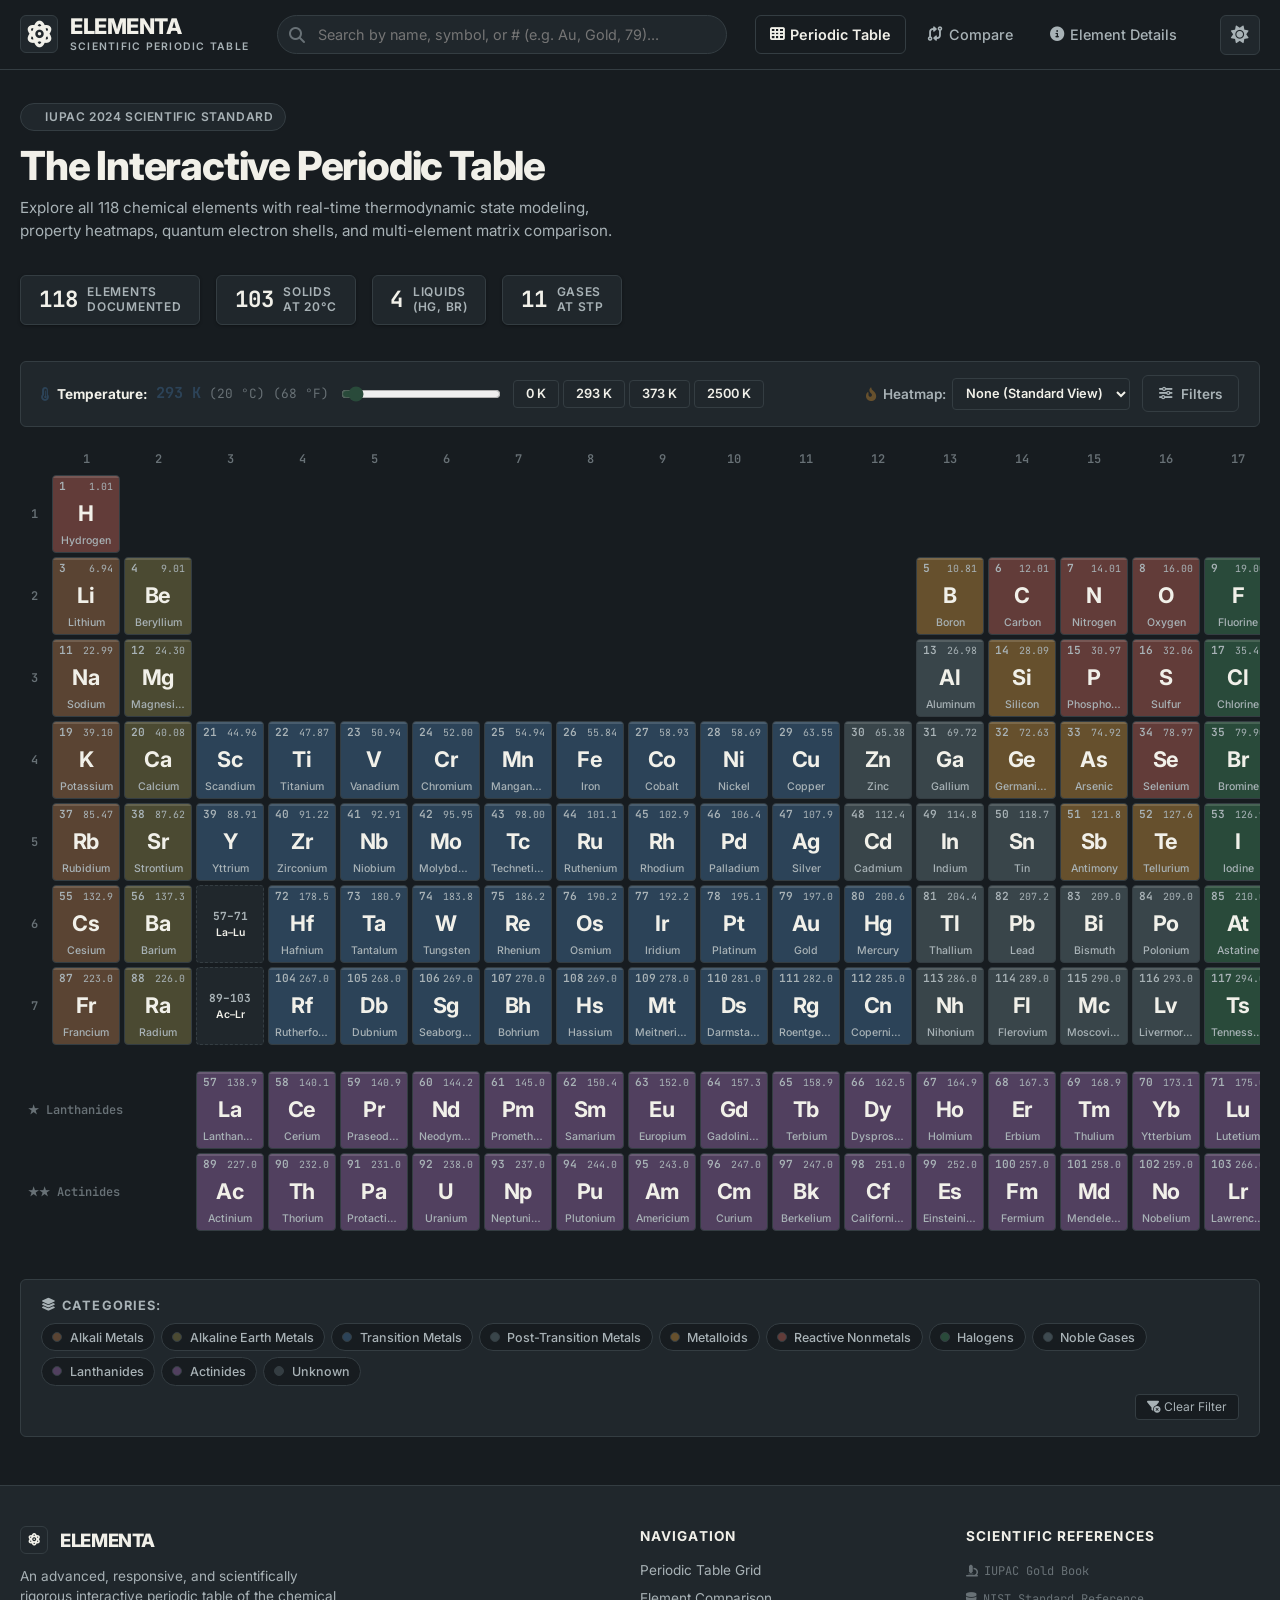
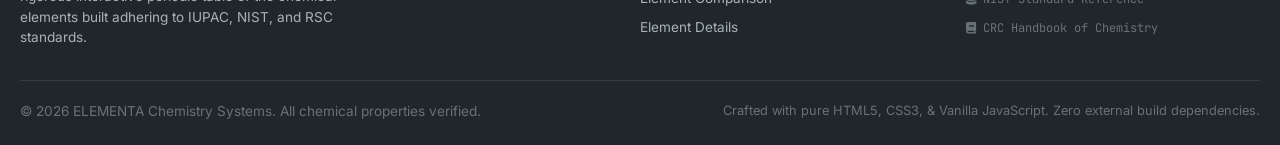
<file: index.html>
<!DOCTYPE html>
<html lang="en" data-theme="dark">
<head>
  <meta charset="UTF-8">
  <meta name="viewport" content="width=device-width, initial-scale=1.0">
  <title>ELEMENTA | Advanced Interactive Periodic Table of Elements</title>
  <meta name="description" content="Explore all 118 chemical elements with interactive 18-column grid, dynamic temperature phase simulation, property heatmaps, animated SVG Bohr atomic models, and side-by-side element comparison.">
  <meta name="keywords" content="periodic table, chemistry, chemical elements, Bohr model, IUPAC, interactive periodic table, science education">

  <link rel="preconnect" href="https://fonts.googleapis.com">
  <link rel="preconnect" href="https://fonts.gstatic.com" crossorigin>
  <link href="https://fonts.googleapis.com/css2?family=Inter:wght@300;400;500;600;700&family=JetBrains+Mono:wght@400;500;600;700&family=Outfit:wght@500;600;700;800;900&display=swap" rel="stylesheet">

  <link rel="stylesheet" href="https://cdnjs.cloudflare.com/ajax/libs/font-awesome/6.5.1/css/all.min.css" integrity="sha512-DTOQO9RWCH3ppGqcWaEA1BIZOC6xxalwEsw9c2QQeAIftl+Vegovlnee1c9QX4TctnWMn13TZye+giMm8e2LwA==" crossorigin="anonymous" referrerpolicy="no-referrer" />

  <link rel="stylesheet" href="css/styles.css">
  <link rel="stylesheet" href="css/periodic-table.css">
  <link rel="stylesheet" href="css/element-details.css">
  <link rel="stylesheet" href="css/compare.css">
  <link rel="stylesheet" href="css/responsive.css">
</head>
<body>

  <header class="site-header" id="site-header">
    <div class="container header-container">
      <a href="#table" class="brand" title="ELEMENTA - Periodic Table of the Elements">
        <div class="brand-icon-wrapper">
          <i class="fas fa-atom fa-lg"></i>
        </div>
        <div class="brand-text">
          <span class="brand-title">ELEMENTA</span>
          <span class="brand-tagline">Scientific Periodic Table</span>
        </div>
      </a>

      <div class="search-control-container">
        <div class="search-input-wrapper">
          <i class="fas fa-search search-icon"></i>
          <input type="text" id="global-search-input" class="global-search-input"
            placeholder="Search by name, symbol, or # (e.g. Au, Gold, 79)..."
            aria-label="Search chemical elements" autocomplete="off">
          <button type="button" id="search-clear-btn" class="search-clear-btn" aria-label="Clear search">
            <i class="fas fa-times"></i>
          </button>
        </div>

        <div id="search-results-dropdown" class="search-results-dropdown"></div>
      </div>

      <nav class="main-nav" id="main-nav">
        <a href="#table" class="nav-link active" data-nav="table">
          <i class="fas fa-table-cells"></i> Periodic Table
        </a>
        <a href="#compare" class="nav-link" data-nav="compare">
          <i class="fas fa-code-compare"></i> Compare
        </a>
        <a href="#details?z=1" class="nav-link" data-nav="details">
          <i class="fas fa-circle-info"></i> Element Details
        </a>
      </nav>

      <div class="header-actions">
        <button type="button" id="theme-toggle-btn" class="theme-toggle-btn" aria-label="Toggle theme">
          <i class="fas fa-sun"></i>
        </button>
        <button type="button" id="mobile-nav-toggle" class="mobile-nav-toggle" aria-label="Toggle navigation menu">
          <i class="fas fa-bars"></i>
        </button>
      </div>
    </div>
  </header>

  <main id="view-table" class="view-section">

    <section class="hero-compact">
      <div class="container hero-content">
        <div class="hero-text-col">
          <div class="hero-badge">
            <span class="hero-badge-dot"></span>
            <span>IUPAC 2024 Scientific Standard</span>
          </div>
          <h1 class="hero-title">
            The Interactive <span class="hero-title-gradient">Periodic Table</span>
          </h1>
          <p class="hero-subtitle">
            Explore all 118 chemical elements with real-time thermodynamic state modeling, property heatmaps, quantum electron shells, and multi-element matrix comparison.
          </p>
        </div>
        <div class="hero-actions-col">
          <div class="stat-pill">
            <span class="stat-pill-num">118</span>
            <span class="stat-pill-label">Elements<br>Documented</span>
          </div>
          <div class="stat-pill">
            <span class="stat-pill-num" id="count-solid">94</span>
            <span class="stat-pill-label">Solids<br>at 20°C</span>
          </div>
          <div class="stat-pill">
            <span class="stat-pill-num" id="count-liquid">2</span>
            <span class="stat-pill-label">Liquids<br>(Hg, Br)</span>
          </div>
          <div class="stat-pill">
            <span class="stat-pill-num" id="count-gas">11</span>
            <span class="stat-pill-label">Gases<br>at STP</span>
          </div>
        </div>
      </div>
    </section>

    <section class="table-section">
      <div class="container">

        <div class="table-controls-bar">

          <div class="table-controls-left">
            <div style="display:flex;align-items:center;gap:8px;">
              <span style="font-weight:700;font-size:0.85rem;color:var(--text-primary);"><i class="fas fa-temperature-three-quarters" style="color:var(--accent-secondary);margin-right:4px;"></i> Temperature:</span>
              <span id="temp-value-kelvin" style="font-family:var(--font-mono);font-weight:700;color:var(--accent-secondary);font-size:0.95rem;">293 K</span>
              <span id="temp-value-celsius" style="font-family:var(--font-mono);font-size:0.8rem;color:var(--text-muted);">(20 °C)</span>
              <span id="temp-value-fahrenheit" style="font-family:var(--font-mono);font-size:0.8rem;color:var(--text-muted);">(68 °F)</span>
            </div>

            <div style="display:flex;align-items:center;gap:8px;">
              <input type="range" id="temperature-slider" min="0" max="6000" step="10" value="293"
                style="width:160px;cursor:pointer;accent-color:var(--accent-primary);" aria-label="Temperature in Kelvin">
            </div>

            <div style="display:flex;gap:4px;">
              <button type="button" id="temp-preset-0k" class="btn btn-secondary btn-sm" title="Absolute Zero (0 K)">0 K</button>
              <button type="button" id="temp-preset-room" class="btn btn-secondary btn-sm" title="Room Temperature (293 K / 20 °C)">293 K</button>
              <button type="button" id="temp-preset-water-boil" class="btn btn-secondary btn-sm" title="Boiling Water (373 K / 100 °C)">373 K</button>
              <button type="button" id="temp-preset-hot" class="btn btn-secondary btn-sm" title="High Heat (2500 K)">2500 K</button>
            </div>
          </div>

          <div class="table-controls-right">

            <div style="display:flex;align-items:center;gap:6px;">
              <label for="heatmap-property-select" style="font-size:0.85rem;font-weight:600;color:var(--text-secondary);">
                <i class="fas fa-fire-flame-curved" style="color:var(--accent-metallic);margin-right:4px;"></i> Heatmap:
              </label>
              <select id="heatmap-property-select" class="btn btn-secondary btn-sm" style="background:var(--bg-secondary);color:var(--text-primary);border-radius:var(--radius-sm);padding:0.4rem 0.6rem;">
                <option value="">None (Standard View)</option>
                <option value="electronegativity">Electronegativity</option>
                <option value="atomicRadius">Atomic Radius</option>
                <option value="ionizationEnergy">Ionization Energy</option>
                <option value="density">Density</option>
                <option value="meltingPoint">Melting Point</option>
                <option value="boilingPoint">Boiling Point</option>
                <option value="atomicWeight">Atomic Weight</option>
              </select>
            </div>

            <button type="button" id="filter-toggle-btn" class="filter-toggle-btn" aria-label="Toggle advanced filters">
              <i class="fas fa-sliders"></i> Filters
            </button>
          </div>
        </div>

        <div id="filter-panel-collapsible" class="filter-panel-collapsible">
          <div class="filter-grid">

            <div>
              <div class="filter-group-title">Physical State</div>
              <div class="filter-pills-row">
                <button type="button" class="filter-pill" data-filter-type="state" data-filter-value="solid">Solid</button>
                <button type="button" class="filter-pill" data-filter-type="state" data-filter-value="liquid">Liquid</button>
                <button type="button" class="filter-pill" data-filter-type="state" data-filter-value="gas">Gas</button>
              </div>
            </div>

            <div>
              <div class="filter-group-title">Orbital Block</div>
              <div class="filter-pills-row">
                <button type="button" class="filter-pill" data-filter-type="block" data-filter-value="s">s-block</button>
                <button type="button" class="filter-pill" data-filter-type="block" data-filter-value="p">p-block</button>
                <button type="button" class="filter-pill" data-filter-type="block" data-filter-value="d">d-block</button>
                <button type="button" class="filter-pill" data-filter-type="block" data-filter-value="f">f-block</button>
              </div>
            </div>

            <div>
              <div class="filter-group-title">Period (Row)</div>
              <div class="filter-pills-row">
                <button type="button" class="filter-pill" data-filter-type="period" data-filter-value="1">1</button>
                <button type="button" class="filter-pill" data-filter-type="period" data-filter-value="2">2</button>
                <button type="button" class="filter-pill" data-filter-type="period" data-filter-value="3">3</button>
                <button type="button" class="filter-pill" data-filter-type="period" data-filter-value="4">4</button>
                <button type="button" class="filter-pill" data-filter-type="period" data-filter-value="5">5</button>
                <button type="button" class="filter-pill" data-filter-type="period" data-filter-value="6">6</button>
                <button type="button" class="filter-pill" data-filter-type="period" data-filter-value="7">7</button>
              </div>
            </div>

            <div class="filter-summary-bar" style="grid-column: 1 / -1;">
              <span id="filter-results-counter">Showing 118 of 118 elements</span>
              <button type="button" class="btn btn-secondary btn-sm" onclick="window.app.tableController.resetFilters()">
                <i class="fas fa-rotate-left"></i> Reset All Filters
              </button>
            </div>
          </div>
        </div>

        <div id="heatmap-legend-container" class="heatmap-legend-container">
          <div class="heatmap-title-box">
            <span class="heatmap-property-name">Electronegativity</span>
            <span class="heatmap-property-unit">(Pauling scale)</span>
          </div>
          <div class="heatmap-gradient-wrapper">
            <div class="heatmap-labels">
              <span id="heatmap-min-label">Low</span>
              <span>Median</span>
              <span id="heatmap-max-label">High</span>
            </div>
            <div class="heatmap-gradient-bar"></div>
          </div>
          <div class="heatmap-na-indicator">
            <span class="heatmap-na-swatch"></span>
            <span>Unavailable / Unknown</span>
          </div>
        </div>

        <div class="periodic-table-wrapper" id="periodic-table-wrapper">
          <div class="periodic-table-grid" id="periodic-table-grid" role="grid" aria-label="Periodic Table of Elements">

          </div>
        </div>

        <div class="category-legend">
          <div class="legend-title">
            <i class="fas fa-layer-group"></i> Categories:
          </div>
          <div id="category-legend-list" style="display:flex;flex-wrap:wrap;gap:6px;">

          </div>
          <button type="button" id="legend-reset-btn" class="legend-reset-btn" title="Reset category highlights">
            <i class="fas fa-filter-circle-xmark"></i> Clear Filter
          </button>
        </div>

      </div>
    </section>
  </main>

  <main id="view-details" class="view-section" style="display:none;">
    <section class="element-page-main">
      <div class="container">

        <div class="detail-nav-bar">
          <div class="detail-nav-left">
            <a href="#table" class="back-to-table-btn">
              <i class="fas fa-arrow-left"></i> Back to Periodic Table
            </a>
            <div class="element-pagination">
              <button type="button" id="detail-prev-btn" class="page-nav-btn" aria-label="Previous element">
                &larr; Prev
              </button>
              <button type="button" id="detail-next-btn" class="page-nav-btn" aria-label="Next element">
                Next &rarr;
              </button>
            </div>
          </div>
          <div class="detail-actions-right">
            <a href="#compare" class="btn btn-secondary btn-sm">
              <i class="fas fa-code-compare"></i> Compare in Matrix
            </a>
          </div>
        </div>

        <div class="element-hero" id="element-hero-banner">

          <div class="hero-symbol-card">
            <div class="hero-card-number" id="hero-card-number">1</div>
            <div class="hero-card-symbol" id="hero-card-symbol">H</div>
            <div class="hero-card-mass" id="hero-card-mass">1.008</div>
          </div>

          <div class="hero-info-content">
            <div class="hero-badge-row">
              <span class="category-tag" id="hero-category-tag">Reactive Nonmetal</span>
              <span class="state-tag" id="hero-state-tag">Phase: GAS</span>
            </div>
            <h1 class="hero-element-title" id="hero-element-title">Hydrogen (H)</h1>
            <p class="hero-origin-desc" id="hero-origin-desc">
              Greek 'hydro' (water) and 'genes' (creator), named by Antoine Lavoisier in 1783.
            </p>
          </div>

          <div class="hero-quick-stats">
            <div class="quick-stat-item">
              <span class="quick-stat-lbl">Period</span>
              <span class="quick-stat-val" id="stat-quick-period">1</span>
            </div>
            <div class="quick-stat-item">
              <span class="quick-stat-lbl">Group</span>
              <span class="quick-stat-val" id="stat-quick-group">1</span>
            </div>
            <div class="quick-stat-item">
              <span class="quick-stat-lbl">Block</span>
              <span class="quick-stat-val" id="stat-quick-block">s-block</span>
            </div>
            <div class="quick-stat-item">
              <span class="quick-stat-lbl">Configuration</span>
              <span class="quick-stat-val" id="stat-quick-config">1s¹</span>
            </div>
          </div>
        </div>

        <div class="atomic-model-wrapper">
          <div class="atomic-model-header">
            <div class="model-title">
              <i class="fas fa-atom" style="color:var(--accent-cyan);"></i>
              <span>Interactive Bohr Atomic Simulation</span>
            </div>
            <div class="model-controls">
              <button type="button" id="bohr-play-pause-btn" class="model-ctrl-btn">
                <i class="fas fa-pause"></i> Pause
              </button>
            </div>
          </div>

          <div class="bohr-svg-container" id="bohr-model-container">

          </div>

          <div class="model-shell-pills" id="bohr-shell-pills-container">

          </div>
          <div class="model-disclaimer">
            Concentric quantum shells visualized using Bohr's planetary atomic model. Protons (p⁺) and neutrons (n⁰) computed for the standard natural isotope.
          </div>
        </div>

        <div class="detail-tabs-bar">
          <button type="button" class="detail-tab-btn active" data-tab="tab-overview">
            <i class="fas fa-book-open"></i> Overview & History
          </button>
          <button type="button" class="detail-tab-btn" data-tab="tab-physical">
            <i class="fas fa-flask"></i> Physical & Thermal
          </button>
          <button type="button" class="detail-tab-btn" data-tab="tab-atomic">
            <i class="fas fa-circle-nodes"></i> Atomic & Orbital
          </button>
          <button type="button" class="detail-tab-btn" data-tab="tab-isotopes">
            <i class="fas fa-radiation"></i> Isotopes & Sources
          </button>
        </div>

        <div class="tab-panel active" id="tab-overview">
          <div class="detail-grid">

            <div class="info-card">
              <div class="info-card-header">
                <span class="info-card-title"><i class="fas fa-clock-rotate-left"></i> Discovery & Naming</span>
              </div>
              <div class="info-prop-list">
                <div class="info-prop-row">
                  <span class="prop-lbl">Discoverer</span>
                  <span class="prop-val" id="prop-discoverer">Henry Cavendish</span>
                </div>
                <div class="info-prop-row">
                  <span class="prop-lbl">Year of Discovery</span>
                  <span class="prop-val" id="prop-discovery-year">1766</span>
                </div>
                <div class="info-prop-row">
                  <span class="prop-lbl">Etymology / Name Origin</span>
                  <span class="prop-val" id="prop-name-origin">Greek 'hydro' + 'genes'</span>
                </div>
                <div class="info-prop-row">
                  <span class="prop-lbl">Natural Occurrence</span>
                  <span class="prop-val" id="prop-occurrence">PRIMORDIAL</span>
                </div>
                <div class="info-prop-row">
                  <span class="prop-lbl">CAS Registry Number</span>
                  <span class="prop-val" id="prop-cas">1333-74-0</span>
                </div>
              </div>
            </div>

            <div class="info-card">
              <div class="info-card-header">
                <span class="info-card-title"><i class="fas fa-industry"></i> Industrial & Modern Uses</span>
              </div>
              <ul id="detail-uses-list" style="list-style:none;display:flex;flex-direction:column;gap:10px;color:var(--text-secondary);font-size:0.9rem;">

              </ul>
            </div>

            <div class="info-card" style="grid-column: 1 / -1;">
              <div class="info-card-header">
                <span class="info-card-title"><i class="fas fa-star" style="color:var(--accent-gold);"></i> Verified Scientific Facts</span>
              </div>
              <ul class="facts-list" id="detail-facts-list">

              </ul>
            </div>
          </div>
        </div>

        <div class="tab-panel" id="tab-physical">
          <div class="detail-grid">
            <div class="info-card">
              <div class="info-card-header">
                <span class="info-card-title"><i class="fas fa-temperature-arrow-up"></i> Thermal Phase Transitions</span>
              </div>
              <div class="info-prop-list">
                <div class="info-prop-row">
                  <span class="prop-lbl">Melting Point (Kelvin)</span>
                  <span class="prop-val" id="prop-melting-k">14.01 K</span>
                </div>
                <div class="info-prop-row">
                  <span class="prop-lbl">Melting Point (Celsius)</span>
                  <span class="prop-val" id="prop-melting-c">-259.14 °C</span>
                </div>
                <div class="info-prop-row">
                  <span class="prop-lbl">Melting Point (Fahrenheit)</span>
                  <span class="prop-val" id="prop-melting-f">-434.45 °F</span>
                </div>
                <div class="info-prop-row">
                  <span class="prop-lbl">Boiling Point (Kelvin)</span>
                  <span class="prop-val" id="prop-boiling-k">20.28 K</span>
                </div>
                <div class="info-prop-row">
                  <span class="prop-lbl">Boiling Point (Celsius)</span>
                  <span class="prop-val" id="prop-boiling-c">-252.87 °C</span>
                </div>
                <div class="info-prop-row">
                  <span class="prop-lbl">Boiling Point (Fahrenheit)</span>
                  <span class="prop-val" id="prop-boiling-f">-423.17 °F</span>
                </div>
              </div>
            </div>

            <div class="info-card">
              <div class="info-card-header">
                <span class="info-card-title"><i class="fas fa-weight-hanging"></i> Bulk & Physical Properties</span>
              </div>
              <div class="info-prop-list">
                <div class="info-prop-row">
                  <span class="prop-lbl">Density at STP</span>
                  <span class="prop-val" id="prop-density">0.00008988 g/cm³</span>
                </div>
                <div class="info-prop-row">
                  <span class="prop-lbl">Standard Phase at 298 K</span>
                  <span class="prop-val" id="prop-phase-stp">GAS</span>
                </div>
                <div class="info-prop-row">
                  <span class="prop-lbl">Radioactivity</span>
                  <span class="prop-val" id="prop-radioactive">Stable Primordial</span>
                </div>
              </div>
            </div>
          </div>
        </div>

        <div class="tab-panel" id="tab-atomic">
          <div class="detail-grid">
            <div class="info-card">
              <div class="info-card-header">
                <span class="info-card-title"><i class="fas fa-magnet"></i> Electronic & Quantum Properties</span>
              </div>
              <div class="info-prop-list">
                <div class="info-prop-row">
                  <span class="prop-lbl">Electronegativity (Pauling)</span>
                  <span class="prop-val" id="prop-electronegativity">2.20</span>
                </div>
                <div class="info-prop-row">
                  <span class="prop-lbl">Atomic Radius (Empirical)</span>
                  <span class="prop-val" id="prop-atomic-radius">53 pm</span>
                </div>
                <div class="info-prop-row">
                  <span class="prop-lbl">1st Ionization Energy</span>
                  <span class="prop-val" id="prop-ionization-energy">1312 kJ/mol</span>
                </div>
                <div class="info-prop-row">
                  <span class="prop-lbl">Common Oxidation States</span>
                  <span class="prop-val" id="prop-oxidation-states">+1, -1</span>
                </div>
              </div>
            </div>

            <div class="info-card">
              <div class="info-card-header">
                <span class="info-card-title"><i class="fas fa-circle-dot"></i> Electron Configuration</span>
              </div>
              <div class="info-prop-list">
                <div class="info-prop-row">
                  <span class="prop-lbl">Condensed Orbital Notation</span>
                  <span class="prop-val" id="prop-electron-config">1s¹</span>
                </div>
                <div class="info-prop-row">
                  <span class="prop-lbl">Electrons per Shell</span>
                  <span class="prop-val" id="prop-shell-electrons">1</span>
                </div>
              </div>
            </div>
          </div>
        </div>

        <div class="tab-panel" id="tab-isotopes">
          <div class="detail-grid">
            <div class="info-card" style="grid-column: 1 / -1;">
              <div class="info-card-header">
                <span class="info-card-title"><i class="fas fa-dna"></i> Naturally Occurring & Key Isotopes</span>
              </div>
              <div style="overflow-x:auto;">
                <table class="isotopes-table">
                  <thead>
                    <tr>
                      <th>Isotope</th>
                      <th>Neutrons (n⁰)</th>
                      <th>Natural Abundance</th>
                      <th>Nuclear Stability / Half-life</th>
                    </tr>
                  </thead>
                  <tbody id="isotopes-table-body">

                  </tbody>
                </table>
              </div>
            </div>

            <div class="info-card" style="grid-column: 1 / -1;">
              <div class="info-card-header">
                <span class="info-card-title"><i class="fas fa-certificate"></i> IUPAC Measurement Confidence</span>
              </div>
              <div style="display:flex;gap:1.5rem;flex-wrap:wrap;font-size:0.85rem;">
                <div>Melting Point: <span id="conf-melting" class="confidence-tag measured">measured</span></div>
                <div>Boiling Point: <span id="conf-boiling" class="confidence-tag measured">measured</span></div>
                <div>Density: <span id="conf-density" class="confidence-tag measured">measured</span></div>
                <div>Electronegativity: <span id="conf-electroneg" class="confidence-tag reference">reference</span></div>
              </div>
            </div>
          </div>
        </div>

        <section class="related-section">
          <h2 class="related-title">Related Group & Period Elements</h2>
          <div class="related-grid" id="related-elements-grid">

          </div>
        </section>

      </div>
    </section>
  </main>

  <main id="view-compare" class="view-section" style="display:none;">
    <section class="compare-page-main">
      <div class="container">

        <div class="compare-header">
          <h1 class="compare-title">Multi-Element <span class="hero-title-gradient">Comparison Matrix</span></h1>
          <p class="compare-subtitle">
            Compare up to 3 chemical elements side-by-side with normalized comparative visualization bars across atomic, physical, and thermodynamic dimensions.
          </p>

          <div class="presets-bar">
            <span style="font-size:0.8rem;font-weight:700;color:var(--text-muted);text-transform:uppercase;">Quick Presets:</span>
            <button type="button" id="preset-coinage" class="preset-btn">Coinage Metals (Cu, Ag, Au)</button>
            <button type="button" id="preset-alkali" class="preset-btn">Alkali Metals (Li, Na, K)</button>
            <button type="button" id="preset-halogens" class="preset-btn">Halogens (F, Cl, Br)</button>
            <button type="button" id="preset-semiconductors" class="preset-btn">Semiconductors (Si, Ge, Sn)</button>
            <button type="button" id="preset-refractory" class="preset-btn">Refractory Metals (Ta, W, Re)</button>
          </div>
        </div>

        <div class="selector-panel">

          <div class="slot-card" id="slot-card-0">
            <div class="slot-header">
              <span class="slot-title">Element Slot 1</span>
              <button type="button" class="slot-clear-btn" id="slot-clear-btn-0" title="Clear slot">Clear</button>
            </div>
            <div class="slot-search-wrapper" id="slot-search-wrapper-0">
              <input type="text" id="slot-search-input-0" class="slot-search-input" placeholder="Search element (e.g. Copper, Cu, 29)...">
              <div class="slot-dropdown" id="slot-dropdown-0"></div>
            </div>
            <div class="slot-selected-display" id="slot-selected-display-0"></div>
          </div>

          <div class="slot-card" id="slot-card-1">
            <div class="slot-header">
              <span class="slot-title">Element Slot 2</span>
              <button type="button" class="slot-clear-btn" id="slot-clear-btn-1" title="Clear slot">Clear</button>
            </div>
            <div class="slot-search-wrapper" id="slot-search-wrapper-1">
              <input type="text" id="slot-search-input-1" class="slot-search-input" placeholder="Search element (e.g. Silver, Ag, 47)...">
              <div class="slot-dropdown" id="slot-dropdown-1"></div>
            </div>
            <div class="slot-selected-display" id="slot-selected-display-1"></div>
          </div>

          <div class="slot-card" id="slot-card-2">
            <div class="slot-header">
              <span class="slot-title">Element Slot 3</span>
              <button type="button" class="slot-clear-btn" id="slot-clear-btn-2" title="Clear slot">Clear</button>
            </div>
            <div class="slot-search-wrapper" id="slot-search-wrapper-2">
              <input type="text" id="slot-search-input-2" class="slot-search-input" placeholder="Search element (e.g. Gold, Au, 79)...">
              <div class="slot-dropdown" id="slot-dropdown-2"></div>
            </div>
            <div class="slot-selected-display" id="slot-selected-display-2"></div>
          </div>
        </div>

        <div class="comparison-table-wrapper">
          <table class="comparison-table">
            <thead id="comparison-thead">

            </thead>
            <tbody id="comparison-tbody">

            </tbody>
          </table>
        </div>

      </div>
    </section>
  </main>

  <div id="hover-preview-card" class="hover-preview-card" role="tooltip" aria-hidden="true">
    <div class="preview-card-header">
      <div class="preview-hero-main">
        <div class="preview-symbol-badge">
          <span class="preview-badge-sym">H</span>
          <span class="preview-badge-num">1</span>
        </div>
        <div class="preview-meta-info">
          <span class="preview-element-name">Hydrogen</span>
          <span class="preview-element-category">Reactive Nonmetal</span>
          <span class="preview-element-weight">Mass: 1.008 u</span>
        </div>
      </div>
      <div class="preview-card-actions">
        <button type="button" class="preview-action-btn preview-pin-btn" title="Pin / Unpin preview card">
          <i class="fas fa-thumbtack"></i>
        </button>
        <button type="button" class="preview-action-btn preview-close-btn" title="Close preview">
          <i class="fas fa-times"></i>
        </button>
      </div>
    </div>
    <div class="preview-card-body">
      <div class="preview-stat-item">
        <span class="preview-stat-label">Phase at Temp</span>
        <span class="preview-stat-val" id="preview-state">GAS</span>
      </div>
      <div class="preview-stat-item">
        <span class="preview-stat-label">Period & Group</span>
        <span class="preview-stat-val" id="preview-period-group">P: 1 | G: 1</span>
      </div>
      <div class="preview-stat-item preview-stat-full">
        <span class="preview-stat-label">Electron Configuration</span>
        <span class="preview-stat-val" id="preview-config">1s¹</span>
      </div>
      <div class="preview-stat-item">
        <span class="preview-stat-label">Melting Point</span>
        <span class="preview-stat-val" id="preview-melting">14.01 K</span>
      </div>
      <div class="preview-stat-item">
        <span class="preview-stat-label">Boiling Point</span>
        <span class="preview-stat-val" id="preview-boiling">20.28 K</span>
      </div>
      <div class="preview-stat-item">
        <span class="preview-stat-label">Electronegativity</span>
        <span class="preview-stat-val" id="preview-electroneg">2.20 Pauling</span>
      </div>
      <div class="preview-stat-item">
        <span class="preview-stat-label">Density</span>
        <span class="preview-stat-val" id="preview-density">0.0899 g/cm³</span>
      </div>
      <div class="preview-stat-item preview-stat-full">
        <span class="preview-stat-label">Discovery &amp; History</span>
        <span class="preview-stat-val discovery-val" id="preview-discoverer">H. Cavendish (1766)</span>
      </div>
    </div>
    <div class="preview-card-footer">
      <span style="font-size:0.75rem;color:var(--text-muted);"><i class="fas fa-circle-info"></i> Click tile to open full page</span>
      <a href="#details?z=1" class="preview-details-btn">Full Profile &rarr;</a>
    </div>
  </div>

  <div id="toast-container" class="toast-container" aria-live="polite"></div>

  <footer class="site-footer">
    <div class="container">
      <div class="footer-top">
        <div>
          <div class="brand" style="font-size:1.15rem;">
            <div class="brand-icon-wrapper" style="width:28px;height:28px;font-size:0.8rem;">
              <i class="fas fa-atom"></i>
            </div>
            <span class="brand-title">ELEMENTA</span>
          </div>
          <p class="footer-brand-desc">
            An advanced, responsive, and scientifically rigorous interactive periodic table of the chemical elements built adhering to IUPAC, NIST, and RSC standards.
          </p>
        </div>

        <div>
          <div class="footer-col-title">Navigation</div>
          <ul class="footer-links">
            <li><a href="#table" class="footer-link">Periodic Table Grid</a></li>
            <li><a href="#compare" class="footer-link">Element Comparison</a></li>
            <li><a href="#details?z=1" class="footer-link">Element Details</a></li>
          </ul>
        </div>

        <div>
          <div class="footer-col-title">Scientific References</div>
          <ul class="footer-links">
            <li><span class="footer-sources-tag"><i class="fas fa-microscope"></i> IUPAC Gold Book</span></li>
            <li><span class="footer-sources-tag"><i class="fas fa-database"></i> NIST Standard Reference</span></li>
            <li><span class="footer-sources-tag"><i class="fas fa-book"></i> CRC Handbook of Chemistry</span></li>
          </ul>
        </div>
      </div>

      <div class="footer-bottom">
        <div>&copy; 2026 ELEMENTA Chemistry Systems. All chemical properties verified.</div>
        <div style="font-size:0.8rem;color:var(--text-muted);">
          Crafted with pure HTML5, CSS3, & Vanilla JavaScript. Zero external build dependencies.
        </div>
      </div>
    </div>
  </footer>

  <script src="js/elements-data-1.js"></script>
  <script src="js/elements-data-2.js"></script>
  <script src="js/elements-data-3.js"></script>
  <script src="js/elements.js"></script>
  <script src="js/bohr-model.js"></script>
  <script src="js/periodic-table.js"></script>
  <script src="js/element-details.js"></script>
  <script src="js/compare.js"></script>
  <script src="js/app.js"></script>
</body>
</html>
</file>
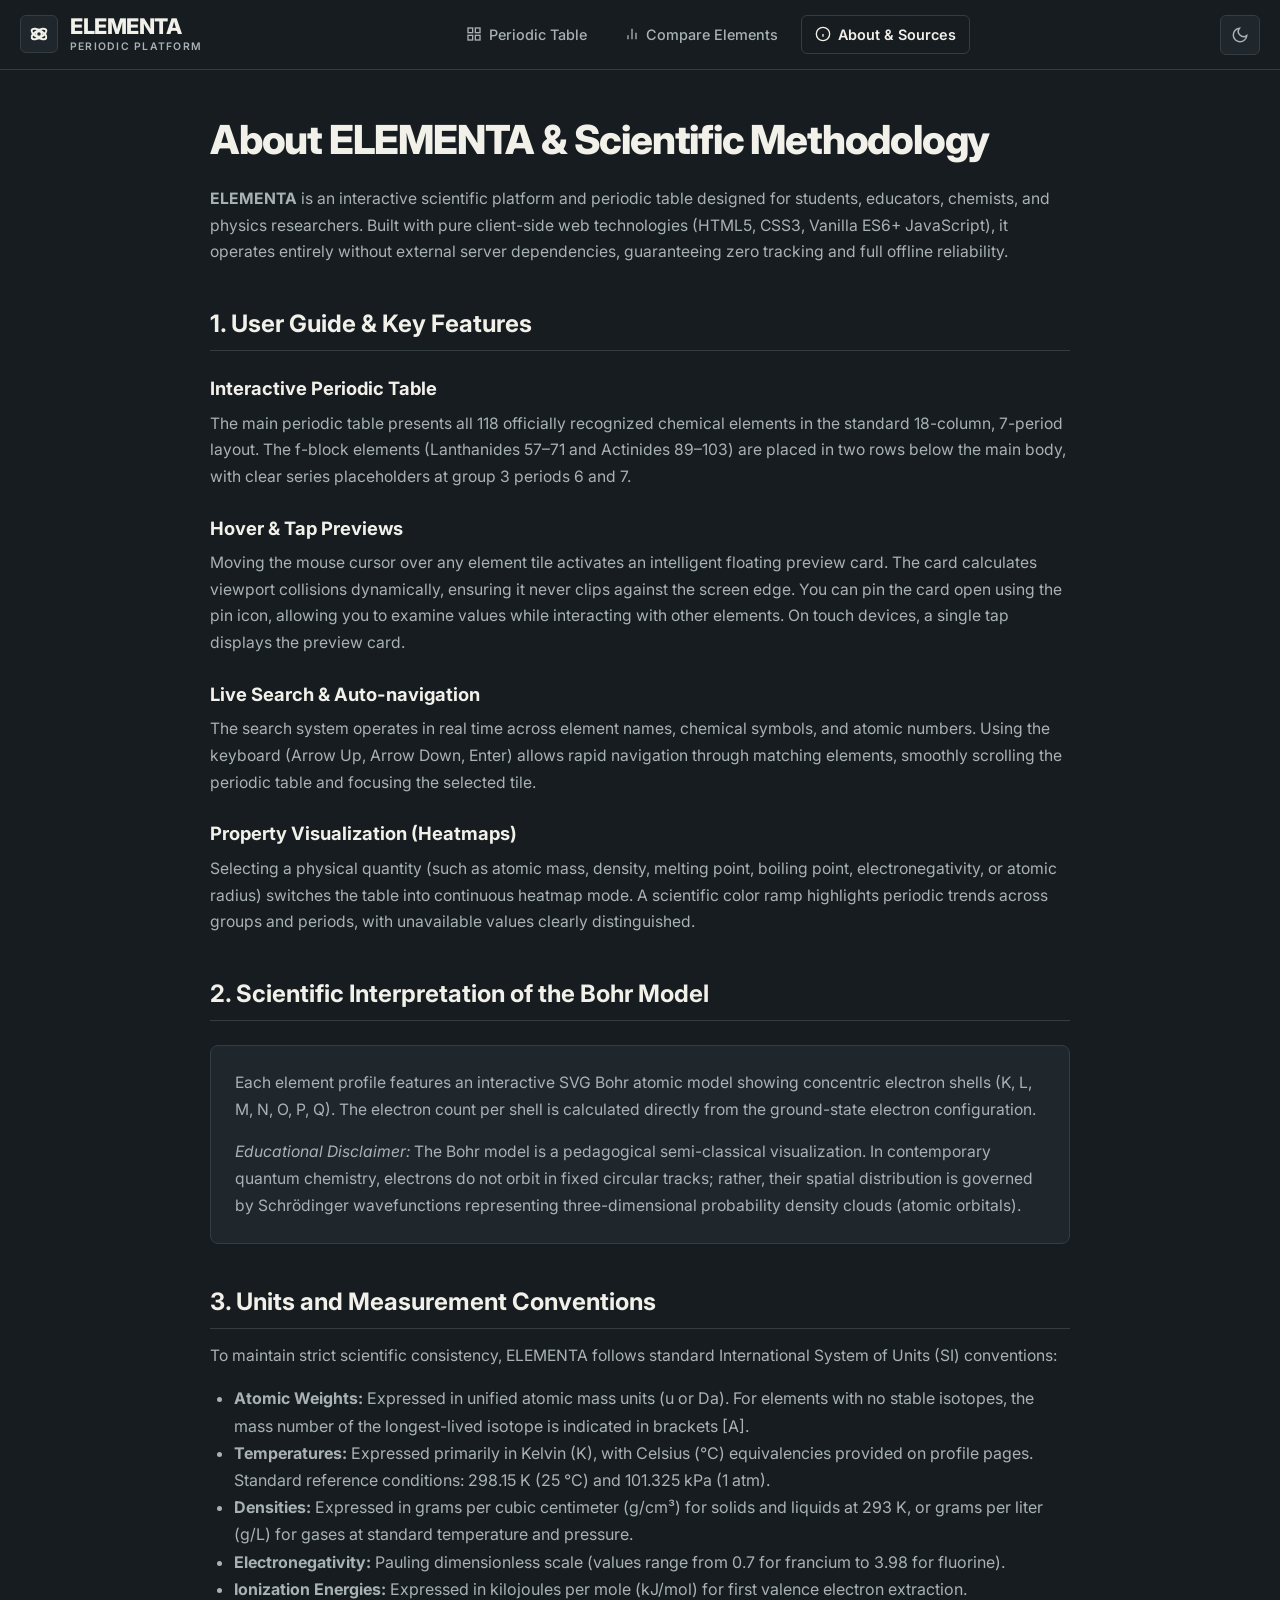
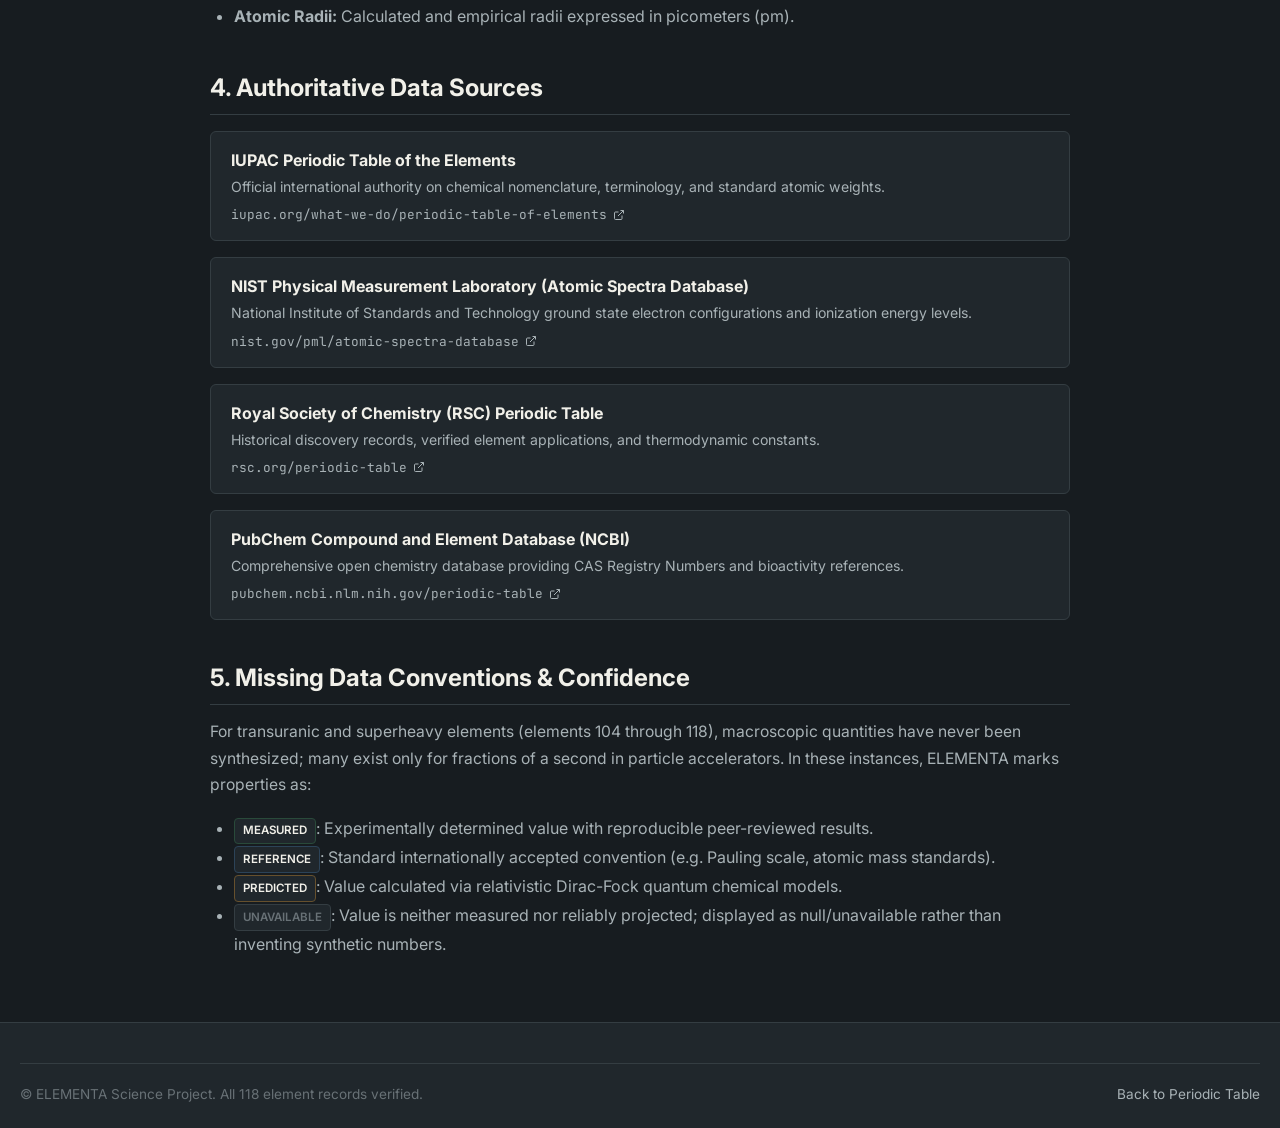
<file: about.html>
<!DOCTYPE html>
<html lang="en" data-theme="dark">
<head>
  <meta charset="UTF-8">
  <meta name="viewport" content="width=device-width, initial-scale=1.0">
  <title>About &amp; Scientific Data Sources | ELEMENTA</title>
  <meta name="description" content="Scientific methodology, IUPAC and NIST reference citations, data confidence classifications, and user guide for ELEMENTA.">
  
  <link rel="preconnect" href="https://fonts.googleapis.com">
  <link rel="preconnect" href="https://fonts.gstatic.com" crossorigin>
  <link href="https://fonts.googleapis.com/css2?family=Inter:wght@400;500;600;700&family=JetBrains+Mono:wght@400;600;700&family=Outfit:wght@600;700;800&display=swap" rel="stylesheet">

  <link rel="stylesheet" href="css/styles.css">
  <link rel="stylesheet" href="css/responsive.css">
  <style>
    .about-section {
      padding: 2.5rem 0 4rem;
    }
    .about-prose {
      max-width: 860px;
      margin: 0 auto;
    }
    .about-prose h1 {
      font-family: var(--font-display);
      font-size: 2.5rem;
      font-weight: 800;
      letter-spacing: -0.03em;
      margin-bottom: 1rem;
    }
    .about-prose h2 {
      font-family: var(--font-display);
      font-size: 1.5rem;
      font-weight: 700;
      margin-top: 2.5rem;
      margin-bottom: 0.85rem;
      color: var(--text-primary);
      border-bottom: 1px solid var(--border-subtle);
      padding-bottom: 0.5rem;
    }
    .about-prose h3 {
      font-size: 1.15rem;
      font-weight: 700;
      margin-top: 1.5rem;
      margin-bottom: 0.5rem;
      color: var(--text-primary);
    }
    .about-prose p {
      color: var(--text-secondary);
      font-size: 0.98rem;
      line-height: 1.7;
      margin-bottom: 1rem;
    }
    .about-card {
      background: var(--bg-surface);
      border: 1px solid var(--border-subtle);
      border-radius: var(--radius-lg);
      padding: 1.5rem;
      margin: 1.5rem 0;
    }
    .source-list {
      display: flex;
      flex-direction: column;
      gap: 1rem;
      margin-top: 1rem;
    }
    .source-item {
      display: flex;
      flex-direction: column;
      background: var(--bg-secondary);
      padding: 1rem 1.25rem;
      border-radius: var(--radius-md);
      border: 1px solid var(--border-subtle);
    }
    .source-title {
      font-weight: 700;
      color: var(--text-primary);
      font-size: 1rem;
      margin-bottom: 0.25rem;
    }
    .source-desc {
      font-size: 0.88rem;
      color: var(--text-secondary);
      margin-bottom: 0.5rem;
    }
    .source-link {
      font-family: var(--font-mono);
      font-size: 0.8rem;
      color: var(--text-secondary);
      display: inline-flex;
      align-items: center;
      gap: 0.35rem;
    }
    .source-link:hover {
      color: var(--text-primary);
      text-decoration: underline;
    }
    .confidence-tag {
      display: inline-block;
      padding: 0.15rem 0.5rem;
      border-radius: var(--radius-sm);
      font-size: 0.72rem;
      font-weight: 600;
      text-transform: uppercase;
      border: 1px solid var(--border-subtle);
    }
    .confidence-tag.measured { background: var(--bg-secondary); border-color: #294A3A; color: #F1F0E9; }
    .confidence-tag.reference { background: var(--bg-secondary); border-color: #2C4358; color: #F1F0E9; }
    .confidence-tag.predicted { background: var(--bg-secondary); border-color: #66502D; color: #F1F0E9; }
    .confidence-tag.unavailable { background: var(--bg-secondary); border-color: #343D42; color: #687176; }
  </style>
</head>
<body>

  <header class="site-header">
    <div class="container header-container">
      <a href="index.html" class="brand" aria-label="ELEMENTA Home">
        <div class="brand-icon-wrapper">
          <svg width="22" height="22" viewBox="0 0 24 24" fill="none" stroke="currentColor" stroke-width="2.2">
            <circle cx="12" cy="12" r="3"/>
            <ellipse cx="12" cy="12" rx="9" ry="4" transform="rotate(30 12 12)"/>
            <ellipse cx="12" cy="12" rx="9" ry="4" transform="rotate(-30 12 12)"/>
          </svg>
        </div>
        <div class="brand-text">
          <span class="brand-title">ELEMENTA</span>
          <span class="brand-tagline">Periodic Platform</span>
        </div>
      </a>

      <nav class="main-nav" aria-label="Main Navigation">
        <a href="index.html" class="nav-link">
          <svg width="16" height="16" viewBox="0 0 24 24" fill="none" stroke="currentColor" stroke-width="2"><rect x="3" y="3" width="7" height="7"/><rect x="14" y="3" width="7" height="7"/><rect x="14" y="14" width="7" height="7"/><rect x="3" y="14" width="7" height="7"/></svg>
          Periodic Table
        </a>
        <a href="compare.html" class="nav-link">
          <svg width="16" height="16" viewBox="0 0 24 24" fill="none" stroke="currentColor" stroke-width="2"><line x1="18" y1="20" x2="18" y2="10"/><line x1="12" y1="20" x2="12" y2="4"/><line x1="6" y1="20" x2="6" y2="14"/></svg>
          Compare Elements
        </a>
        <a href="about.html" class="nav-link active">
          <svg width="16" height="16" viewBox="0 0 24 24" fill="none" stroke="currentColor" stroke-width="2"><circle cx="12" cy="12" r="10"/><line x1="12" y1="16" x2="12" y2="12"/><line x1="12" y1="8" x2="12.01" y2="8"/></svg>
          About & Sources
        </a>
      </nav>

      <div class="header-actions">
        <button class="theme-toggle-btn" title="Toggle Theme" aria-label="Toggle Theme">
          <svg width="18" height="18" viewBox="0 0 24 24" fill="none" stroke="currentColor" stroke-width="2"><circle cx="12" cy="12" r="5"/><path d="M12 1v2M12 21v2M4.22 4.22l1.42 1.42M18.36 18.36l1.42 1.42M1 12h2M21 12h2M4.22 19.78l1.42-1.42M18.36 5.64l1.42-1.42"/></svg>
        </button>
        <button class="mobile-nav-toggle" title="Menu" aria-label="Open Navigation Menu" aria-expanded="false">
          <svg width="22" height="22" viewBox="0 0 24 24" fill="none" stroke="currentColor" stroke-width="2"><line x1="3" y1="12" x2="21" y2="12"/><line x1="3" y1="6" x2="21" y2="6"/><line x1="3" y1="18" x2="21" y2="18"/></svg>
        </button>
      </div>
    </div>
  </header>

  <main class="about-section">
    <div class="container">
      <article class="about-prose">
        <h1>About ELEMENTA &amp; Scientific Methodology</h1>
        <p>
          <strong>ELEMENTA</strong> is an interactive scientific platform and periodic table designed for students, educators, chemists, and physics researchers. Built with pure client-side web technologies (HTML5, CSS3, Vanilla ES6+ JavaScript), it operates entirely without external server dependencies, guaranteeing zero tracking and full offline reliability.
        </p>

        <h2>1. User Guide &amp; Key Features</h2>
        
        <h3>Interactive Periodic Table</h3>
        <p>
          The main periodic table presents all 118 officially recognized chemical elements in the standard 18-column, 7-period layout. The f-block elements (Lanthanides 57–71 and Actinides 89–103) are placed in two rows below the main body, with clear series placeholders at group 3 periods 6 and 7.
        </p>

        <h3>Hover &amp; Tap Previews</h3>
        <p>
          Moving the mouse cursor over any element tile activates an intelligent floating preview card. The card calculates viewport collisions dynamically, ensuring it never clips against the screen edge. You can pin the card open using the pin icon, allowing you to examine values while interacting with other elements. On touch devices, a single tap displays the preview card.
        </p>

        <h3>Live Search &amp; Auto-navigation</h3>
        <p>
          The search system operates in real time across element names, chemical symbols, and atomic numbers. Using the keyboard (Arrow Up, Arrow Down, Enter) allows rapid navigation through matching elements, smoothly scrolling the periodic table and focusing the selected tile.
        </p>

        <h3>Property Visualization (Heatmaps)</h3>
        <p>
          Selecting a physical quantity (such as atomic mass, density, melting point, boiling point, electronegativity, or atomic radius) switches the table into continuous heatmap mode. A scientific color ramp highlights periodic trends across groups and periods, with unavailable values clearly distinguished.
        </p>

        <h2>2. Scientific Interpretation of the Bohr Model</h2>
        <div class="about-card">
          <p>
            Each element profile features an interactive SVG Bohr atomic model showing concentric electron shells (K, L, M, N, O, P, Q). The electron count per shell is calculated directly from the ground-state electron configuration.
          </p>
          <p style="margin-bottom:0;">
            <em>Educational Disclaimer:</em> The Bohr model is a pedagogical semi-classical visualization. In contemporary quantum chemistry, electrons do not orbit in fixed circular tracks; rather, their spatial distribution is governed by Schrödinger wavefunctions representing three-dimensional probability density clouds (atomic orbitals).
          </p>
        </div>

        <h2>3. Units and Measurement Conventions</h2>
        <p>
          To maintain strict scientific consistency, ELEMENTA follows standard International System of Units (SI) conventions:
        </p>
        <ul style="padding-left:1.5rem; color:var(--text-secondary); line-height:1.7;">
          <li><strong>Atomic Weights:</strong> Expressed in unified atomic mass units (u or Da). For elements with no stable isotopes, the mass number of the longest-lived isotope is indicated in brackets [A].</li>
          <li><strong>Temperatures:</strong> Expressed primarily in Kelvin (K), with Celsius (°C) equivalencies provided on profile pages. Standard reference conditions: 298.15 K (25 °C) and 101.325 kPa (1 atm).</li>
          <li><strong>Densities:</strong> Expressed in grams per cubic centimeter (g/cm³) for solids and liquids at 293 K, or grams per liter (g/L) for gases at standard temperature and pressure.</li>
          <li><strong>Electronegativity:</strong> Pauling dimensionless scale (values range from 0.7 for francium to 3.98 for fluorine).</li>
          <li><strong>Ionization Energies:</strong> Expressed in kilojoules per mole (kJ/mol) for first valence electron extraction.</li>
          <li><strong>Atomic Radii:</strong> Calculated and empirical radii expressed in picometers (pm).</li>
        </ul>

        <h2 id="sources">4. Authoritative Data Sources</h2>
        <div class="source-list">
          <div class="source-item">
            <span class="source-title">IUPAC Periodic Table of the Elements</span>
            <span class="source-desc">Official international authority on chemical nomenclature, terminology, and standard atomic weights.</span>
            <a href="https://iupac.org/what-we-do/periodic-table-of-elements/" target="_blank" rel="noopener" class="source-link">
              iupac.org/what-we-do/periodic-table-of-elements
              <svg width="12" height="12" viewBox="0 0 24 24" fill="none" stroke="currentColor" stroke-width="2"><path d="M18 13v6a2 2 0 0 1-2 2H5a2 2 0 0 1-2-2V8a2 2 0 0 1 2-2h6M15 3h6v6M10 14L21 3"/></svg>
            </a>
          </div>

          <div class="source-item">
            <span class="source-title">NIST Physical Measurement Laboratory (Atomic Spectra Database)</span>
            <span class="source-desc">National Institute of Standards and Technology ground state electron configurations and ionization energy levels.</span>
            <a href="https://www.nist.gov/pml/atomic-spectra-database" target="_blank" rel="noopener" class="source-link">
              nist.gov/pml/atomic-spectra-database
              <svg width="12" height="12" viewBox="0 0 24 24" fill="none" stroke="currentColor" stroke-width="2"><path d="M18 13v6a2 2 0 0 1-2 2H5a2 2 0 0 1-2-2V8a2 2 0 0 1 2-2h6M15 3h6v6M10 14L21 3"/></svg>
            </a>
          </div>

          <div class="source-item">
            <span class="source-title">Royal Society of Chemistry (RSC) Periodic Table</span>
            <span class="source-desc">Historical discovery records, verified element applications, and thermodynamic constants.</span>
            <a href="https://www.rsc.org/periodic-table" target="_blank" rel="noopener" class="source-link">
              rsc.org/periodic-table
              <svg width="12" height="12" viewBox="0 0 24 24" fill="none" stroke="currentColor" stroke-width="2"><path d="M18 13v6a2 2 0 0 1-2 2H5a2 2 0 0 1-2-2V8a2 2 0 0 1 2-2h6M15 3h6v6M10 14L21 3"/></svg>
            </a>
          </div>

          <div class="source-item">
            <span class="source-title">PubChem Compound and Element Database (NCBI)</span>
            <span class="source-desc">Comprehensive open chemistry database providing CAS Registry Numbers and bioactivity references.</span>
            <a href="https://pubchem.ncbi.nlm.nih.gov/periodic-table/" target="_blank" rel="noopener" class="source-link">
              pubchem.ncbi.nlm.nih.gov/periodic-table
              <svg width="12" height="12" viewBox="0 0 24 24" fill="none" stroke="currentColor" stroke-width="2"><path d="M18 13v6a2 2 0 0 1-2 2H5a2 2 0 0 1-2-2V8a2 2 0 0 1 2-2h6M15 3h6v6M10 14L21 3"/></svg>
            </a>
          </div>
        </div>

        <h2>5. Missing Data Conventions &amp; Confidence</h2>
        <p>
          For transuranic and superheavy elements (elements 104 through 118), macroscopic quantities have never been synthesized; many exist only for fractions of a second in particle accelerators. In these instances, ELEMENTA marks properties as:
        </p>
        <ul style="padding-left:1.5rem; color:var(--text-secondary); line-height:1.7;">
          <li><span class="confidence-tag measured">Measured</span>: Experimentally determined value with reproducible peer-reviewed results.</li>
          <li><span class="confidence-tag reference">Reference</span>: Standard internationally accepted convention (e.g. Pauling scale, atomic mass standards).</li>
          <li><span class="confidence-tag predicted">Predicted</span>: Value calculated via relativistic Dirac-Fock quantum chemical models.</li>
          <li><span class="confidence-tag unavailable">Unavailable</span>: Value is neither measured nor reliably projected; displayed as null/unavailable rather than inventing synthetic numbers.</li>
        </ul>
      </article>
    </div>
  </main>

  <footer class="site-footer">
    <div class="container">
      <div class="footer-bottom">
        <div>© ELEMENTA Science Project. All 118 element records verified.</div>
        <a href="index.html" class="footer-link">Back to Periodic Table</a>
      </div>
    </div>
  </footer>

  <script src="js/theme.js"></script>
</body>
</html>
</file>
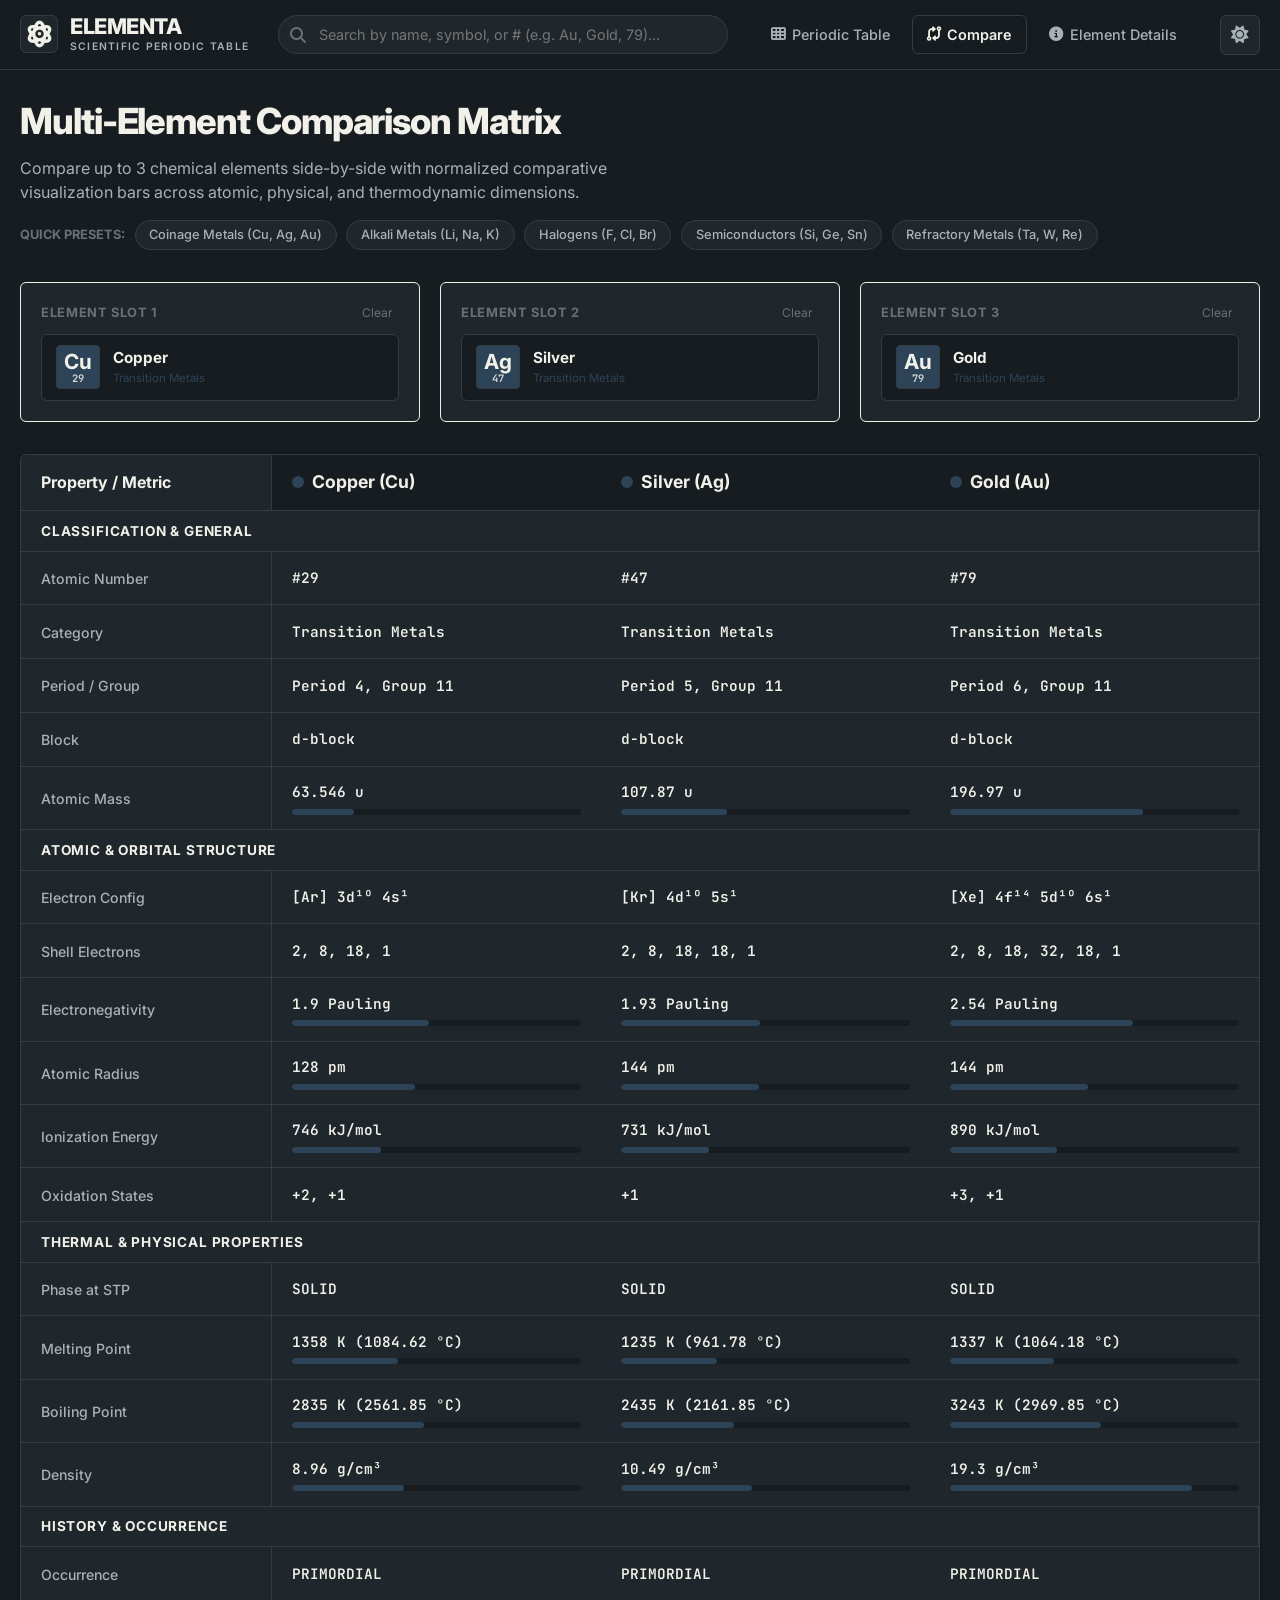
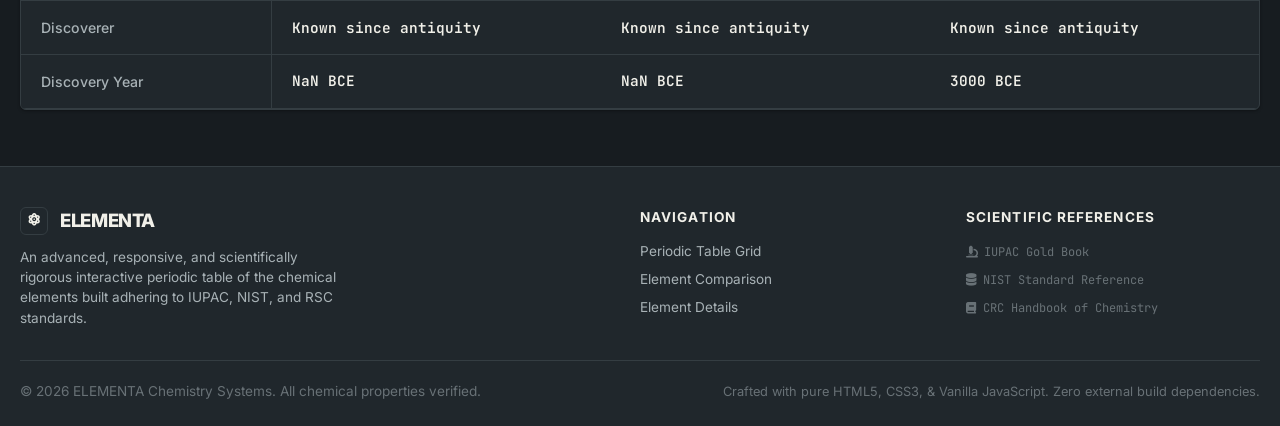
<file: compare.html>
<!DOCTYPE html>
<html lang="en">
<head>
  <meta charset="UTF-8">
  <meta http-equiv="refresh" content="0; url=index.html#compare">
  <title>ELEMENTA | Compare Elements</title>
  <script>
    window.location.replace('index.html#compare');
  </script>
</head>
<body style="background:#171C20;color:#F1F0E9;font-family:sans-serif;display:flex;align-items:center;justify-content:center;height:100vh;">
  <p>Redirecting to <a href="index.html#compare" style="color:#A8B2B6;">Element Comparison Matrix</a>...</p>
</body>
</html>
</file>
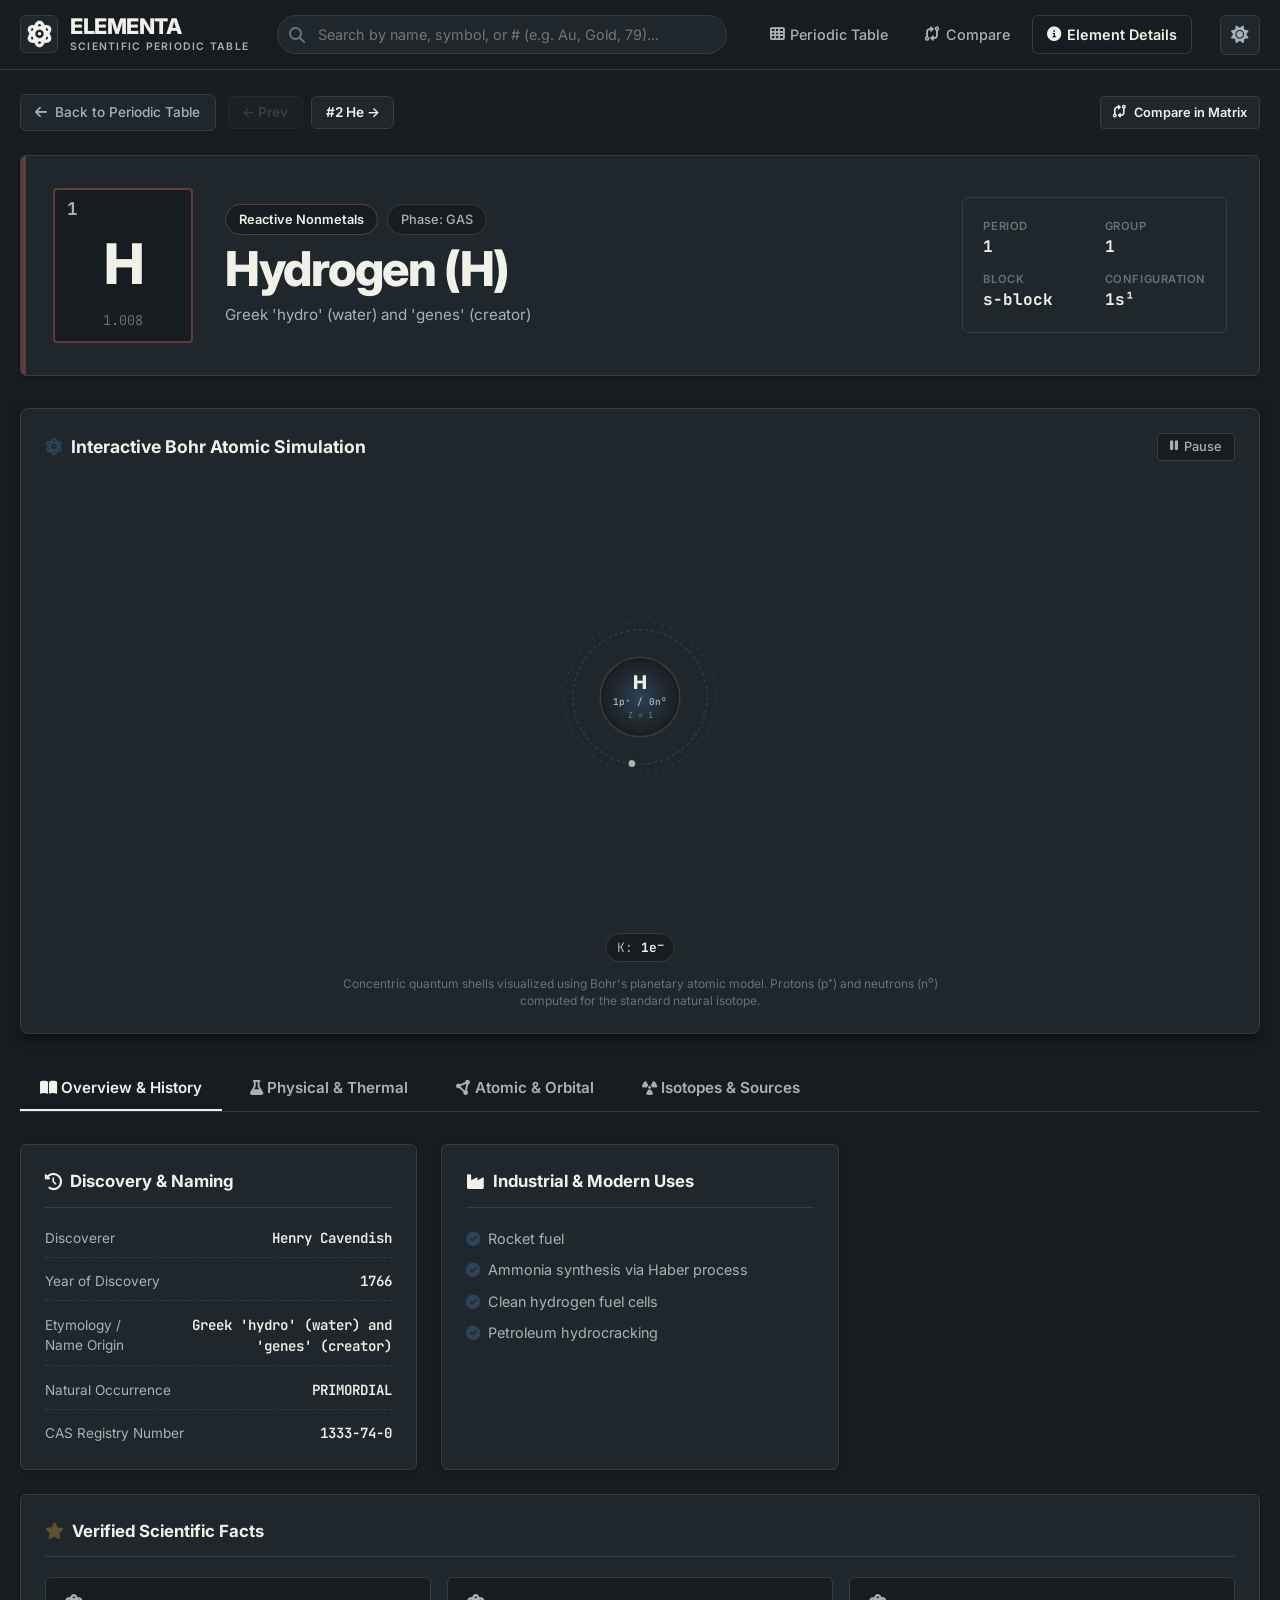
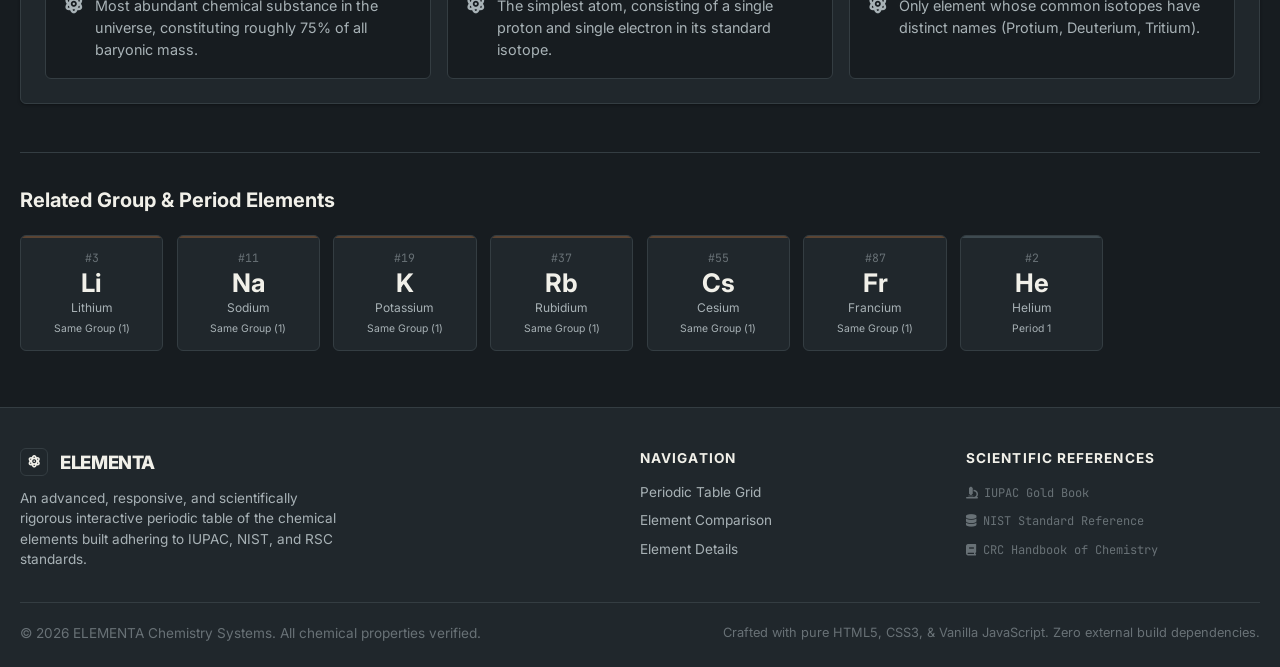
<file: element.html>
<!DOCTYPE html>
<html lang="en">
<head>
  <meta charset="UTF-8">
  <title>ELEMENTA | Element Details</title>
  <script>
    const params = new URLSearchParams(window.location.search);
    const z = params.get('z') || params.get('element') || '1';
    window.location.replace(`index.html#details?z=${z}`);
  </script>
</head>
<body style="background:#171C20;color:#F1F0E9;font-family:sans-serif;display:flex;align-items:center;justify-content:center;height:100vh;">
  <p>Redirecting to <a href="index.html#details?z=1" style="color:#A8B2B6;">Element Details</a>...</p>
</body>
</html>
</file>
<file: css/styles.css>
:root {
  --bg-primary: #171C20;
  --bg-secondary: #20272C;
  --bg-tertiary: #293238;
  --bg-surface: #20272C;
  --bg-surface-elevated: #20272C;
  --bg-hover: #293238;
  --bg-glass: #171C20;
  --border-subtle: #343D42;
  --border-medium: #343D42;
  --border-accent: #294A3A;
  --border-highlight: #687176;
  --text-primary: #F1F0E9;
  --text-secondary: #A8B2B6;
  --text-muted: #687176;
  --text-inverted: #171C20;
  --accent-primary: #294A3A;
  --accent-secondary: #2C4358;
  --accent-warm: #623C39;
  --accent-metallic: #66502D;
  --accent-gold: #5E542B;
  --accent-purple: #51405F;
  --accent-disabled: #687176;
  --accent-cyan: #2C4358;
  --accent-blue: #2C4358;
  --accent-teal: #294A3A;
  --accent-violet: #51405F;
  --accent-purple: #51405F;
  --accent-amber: #66502D;
  --accent-glow: none;
  --cat-nonmetal: #294A3A;
  --cat-transition: #2C4358;
  --cat-reactive-nonmetal: #623C39;
  --cat-halogen: #294A3A;
  --cat-lanthanide: #51405F;
  --cat-actinide: #51405F;
  --cat-metalloid: #66502D;
  --cat-noble: #3E4A50;
  --cat-post-transition: #39454A;
  --cat-alkali: #5A4433;
  --cat-alkaline: #4B4A32;
  --cat-unknown: #343D42;
  --font-sans: 'Inter', -apple-system, BlinkMacSystemFont, 'Segoe UI', Roboto, Helvetica, Arial, sans-serif;
  --font-mono: 'JetBrains Mono', 'Fira Code', 'Consolas', monospace;
  --font-display: 'Inter', 'Outfit', -apple-system, BlinkMacSystemFont, sans-serif;
  --shadow-sm: 0 1px 3px rgba(0, 0, 0, 0.35);
  --shadow-md: 0 4px 12px rgba(0, 0, 0, 0.45);
  --shadow-lg: 0 8px 24px rgba(0, 0, 0, 0.55);
  --shadow-glow: none;
  --header-height: 70px;
  --container-max: 1540px;
  --radius-sm: 4px;
  --radius-md: 6px;
  --radius-lg: 8px;
  --radius-full: 9999px;
  --transition-fast: 180ms ease;
  --transition-normal: 200ms ease;
  --transition-slow: 300ms ease;
}

[data-theme="light"] {
  --bg-primary: #171C20;
  --bg-secondary: #20272C;
  --bg-tertiary: #293238;
  --bg-surface: #20272C;
  --bg-surface-elevated: #20272C;
  --bg-hover: #293238;
  --bg-glass: #171C20;
  --border-subtle: #343D42;
  --border-medium: #343D42;
  --border-accent: #294A3A;
  --border-highlight: #687176;
  --text-primary: #F1F0E9;
  --text-secondary: #A8B2B6;
  --text-muted: #687176;
  --text-inverted: #171C20;
  --accent-primary: #294A3A;
  --accent-secondary: #2C4358;
  --accent-warm: #623C39;
  --accent-metallic: #66502D;
  --accent-gold: #5E542B;
  --accent-purple: #51405F;
  --accent-disabled: #687176;
  --accent-cyan: #2C4358;
  --accent-blue: #2C4358;
  --accent-teal: #294A3A;
  --accent-violet: #51405F;
  --accent-purple: #51405F;
  --accent-amber: #66502D;
  --accent-glow: none;
  --cat-nonmetal: #294A3A;
  --cat-halogen: #294A3A;
  --cat-transition: #2C4358;
  --cat-reactive-nonmetal: #623C39;
  --cat-lanthanide: #51405F;
  --cat-actinide: #51405F;
  --cat-metalloid: #66502D;
  --cat-noble: #3E4A50;
  --cat-post-transition: #39454A;
  --cat-alkali: #5A4433;
  --cat-alkaline: #4B4A32;
  --cat-unknown: #343D42;
  --shadow-sm: 0 1px 3px rgba(0, 0, 0, 0.35);
  --shadow-md: 0 4px 12px rgba(0, 0, 0, 0.45);
  --shadow-lg: 0 8px 24px rgba(0, 0, 0, 0.55);
  --shadow-glow: none;
}

*, *::before, *::after {
  box-sizing: border-box;
  margin: 0;
  padding: 0;
}

html {
  font-size: 16px;
  scroll-behavior: smooth;
  -webkit-font-smoothing: antialiased;
  -moz-osx-font-smoothing: grayscale;
}

body {
  font-family: var(--font-sans);
  background-color: var(--bg-primary);
  color: var(--text-primary);
  line-height: 1.5;
  min-height: 100vh;
  overflow-x: hidden;
  display: flex;
  flex-direction: column;
  transition: background-color var(--transition-normal), color var(--transition-normal);
  background-image: none;
}

a {
  color: inherit;
  text-decoration: none;
}

button {
  font-family: inherit;
  cursor: pointer;
  border: none;
  background: none;
  color: inherit;
}

input, select {
  font-family: inherit;
  font-size: 0.95rem;
}

.container {
  width: 100%;
  max-width: var(--container-max);
  margin-left: auto;
  margin-right: auto;
  padding-left: 1.25rem;
  padding-right: 1.25rem;
}

.site-header {
  position: sticky;
  top: 0;
  z-index: 1000;
  height: var(--header-height);
  background: var(--bg-primary);
  border-bottom: 1px solid var(--border-subtle);
  transition: background var(--transition-normal), border-color var(--transition-normal);
}

.header-container {
  display: flex;
  align-items: center;
  justify-content: space-between;
  height: 100%;
}

.brand {
  display: flex;
  align-items: center;
  gap: 0.75rem;
  font-family: var(--font-display);
  font-weight: 700;
  font-size: 1.35rem;
  letter-spacing: -0.02em;
}

.brand-icon-wrapper {
  width: 38px;
  height: 38px;
  border-radius: var(--radius-md);
  background: var(--bg-secondary);
  border: 1px solid var(--border-subtle);
  display: flex;
  align-items: center;
  justify-content: center;
  color: var(--text-primary);
  box-shadow: none;
  flex-shrink: 0;
}

.brand-text {
  display: flex;
  flex-direction: column;
}

.brand-title {
  color: var(--text-primary);
  line-height: 1.1;
  font-weight: 800;
}

.brand-tagline {
  font-size: 0.65rem;
  text-transform: uppercase;
  letter-spacing: 0.12em;
  color: var(--text-secondary);
  font-weight: 600;
}

.main-nav {
  display: flex;
  align-items: center;
  gap: 0.5rem;
}

.nav-link {
  padding: 0.5rem 0.85rem;
  border-radius: var(--radius-md);
  color: var(--text-secondary);
  font-size: 0.9rem;
  font-weight: 500;
  transition: all var(--transition-fast);
  display: inline-flex;
  align-items: center;
  gap: 0.4rem;
  border: 1px solid transparent;
}

.nav-link:hover {
  color: var(--text-primary);
  background: var(--bg-tertiary);
  border-color: var(--border-subtle);
}

.nav-link.active {
  color: var(--text-primary);
  background: var(--accent-forest);
  font-weight: 600;
  border: 1px solid var(--border-subtle);
}

.header-actions {
  display: flex;
  align-items: center;
  gap: 0.75rem;
}

.theme-toggle-btn {
  width: 40px;
  height: 40px;
  border-radius: var(--radius-md);
  border: 1px solid var(--border-subtle);
  background: var(--bg-surface);
  color: var(--text-secondary);
  display: flex;
  align-items: center;
  justify-content: center;
  font-size: 1.1rem;
  transition: all var(--transition-fast);
}

.theme-toggle-btn:hover {
  color: var(--text-primary);
  border-color: var(--border-highlight);
  background: var(--bg-hover);
  transform: translateY(-1px);
}

.mobile-nav-toggle {
  display: none;
  width: 40px;
  height: 40px;
  border-radius: var(--radius-md);
  border: 1px solid var(--border-subtle);
  background: var(--bg-surface);
  color: var(--text-secondary);
  align-items: center;
  justify-content: center;
  font-size: 1.25rem;
}

.hero-compact {
  padding: 2rem 0 1.25rem;
  position: relative;
}

.hero-content {
  display: flex;
  align-items: center;
  justify-content: space-between;
  gap: 2rem;
  flex-wrap: wrap;
}

.hero-text-col {
  max-width: 620px;
}

.hero-badge {
  display: inline-flex;
  align-items: center;
  gap: 0.4rem;
  padding: 0.25rem 0.75rem;
  border-radius: var(--radius-full);
  background: var(--bg-surface);
  border: 1px solid var(--border-subtle);
  font-size: 0.75rem;
  font-weight: 600;
  color: var(--text-secondary);
  margin-bottom: 0.75rem;
  letter-spacing: 0.05em;
  text-transform: uppercase;
}

.hero-badge-dot {
  width: 6px;
  height: 6px;
  border-radius: 50%;
  background-color: var(--accent-forest);
  box-shadow: none;
}

.hero-title {
  font-family: var(--font-display);
  font-size: clamp(1.75rem, 3.5vw, 2.5rem);
  font-weight: 800;
  line-height: 1.15;
  letter-spacing: -0.03em;
  margin-bottom: 0.5rem;
  color: var(--text-primary);
}

.hero-title-gradient {
  color: var(--text-primary);
}

.hero-subtitle {
  color: var(--text-secondary);
  font-size: 0.95rem;
  line-height: 1.5;
}

.hero-actions-col {
  display: flex;
  align-items: center;
  gap: 1rem;
  flex-wrap: wrap;
}

.stat-pill {
  display: flex;
  align-items: center;
  gap: 0.6rem;
  padding: 0.6rem 1.1rem;
  border-radius: var(--radius-md);
  background: var(--bg-surface);
  border: 1px solid var(--border-subtle);
  box-shadow: var(--shadow-sm);
}

.stat-pill-num {
  font-family: var(--font-mono);
  font-size: 1.4rem;
  font-weight: 700;
  color: var(--text-primary);
  line-height: 1;
}

.stat-pill-label {
  font-size: 0.75rem;
  color: var(--text-secondary);
  text-transform: uppercase;
  letter-spacing: 0.06em;
  font-weight: 600;
  line-height: 1.2;
}

.btn {
  display: inline-flex;
  align-items: center;
  justify-content: center;
  gap: 0.5rem;
  padding: 0.65rem 1.25rem;
  border-radius: var(--radius-md);
  font-size: 0.9rem;
  font-weight: 600;
  transition: all var(--transition-fast);
  cursor: pointer;
  white-space: nowrap;
}

.btn-primary {
  background: var(--accent-forest);
  color: var(--text-primary);
  border: 1px solid var(--border-subtle);
  box-shadow: var(--shadow-sm);
}

.btn-primary:hover {
  background: #335d49;
  border-color: var(--border-highlight);
  transform: translateY(-1px);
}

.btn-secondary {
  background: var(--bg-surface);
  border: 1px solid var(--border-subtle);
  color: var(--text-primary);
}

.btn-secondary:hover {
  background: var(--bg-hover);
  border-color: var(--border-highlight);
  color: var(--text-primary);
}

.btn-sm {
  padding: 0.35rem 0.75rem;
  font-size: 0.8rem;
  border-radius: var(--radius-sm);
}

.site-footer {
  margin-top: auto;
  border-top: 1px solid var(--border-subtle);
  background: var(--bg-secondary);
  padding: 2.5rem 0 1.5rem;
  font-size: 0.85rem;
  color: var(--text-muted);
}

.footer-top {
  display: grid;
  grid-template-columns: 2fr 1fr 1fr;
  gap: 2rem;
  margin-bottom: 2rem;
}

.footer-brand-desc {
  margin-top: 0.75rem;
  max-width: 320px;
  line-height: 1.5;
  color: var(--text-secondary);
}

.footer-col-title {
  font-size: 0.85rem;
  font-weight: 700;
  color: var(--text-primary);
  text-transform: uppercase;
  letter-spacing: 0.08em;
  margin-bottom: 0.85rem;
}

.footer-links {
  list-style: none;
  display: flex;
  flex-direction: column;
  gap: 0.5rem;
}

.footer-link {
  color: var(--text-secondary);
  transition: color var(--transition-fast);
}

.footer-link:hover {
  color: var(--text-primary);
}

.footer-bottom {
  display: flex;
  align-items: center;
  justify-content: space-between;
  border-top: 1px solid var(--border-subtle);
  padding-top: 1.25rem;
  flex-wrap: wrap;
  gap: 1rem;
}

.footer-sources-tag {
  display: inline-flex;
  align-items: center;
  gap: 0.4rem;
  font-family: var(--font-mono);
  font-size: 0.75rem;
  color: var(--text-muted);
}

.toast-container {
  position: fixed;
  bottom: 24px;
  right: 24px;
  z-index: 9999;
  display: flex;
  flex-direction: column;
  gap: 8px;
  pointer-events: none;
}

.toast {
  pointer-events: auto;
  background: var(--bg-surface-elevated);
  border: 1px solid var(--border-subtle);
  color: var(--text-primary);
  padding: 0.75rem 1.25rem;
  border-radius: var(--radius-md);
  box-shadow: var(--shadow-md);
  font-size: 0.88rem;
  display: flex;
  align-items: center;
  gap: 0.6rem;
  transform: translateY(20px);
  opacity: 0;
  transition: all 0.25s cubic-bezier(0.16, 1, 0.3, 1);
}

.toast.show {
  transform: translateY(0);
  opacity: 1;
}

:focus-visible {
  outline: 2px solid var(--accent-forest);
  outline-offset: 2px;
}

@media (prefers-reduced-motion: reduce) {
  *, *::before, *::after {
    animation-duration: 0.01ms !important;
    animation-iteration-count: 1 !important;
    transition-duration: 0.01ms !important;
    scroll-behavior: auto !important;
  }
}
</file>
<file: css/periodic-table.css>
.table-section {
  padding: 1rem 0 3rem;
  position: relative;
}

.table-controls-bar {
  display: flex;
  flex-wrap: wrap;
  align-items: center;
  justify-content: space-between;
  gap: 1rem;
  margin-bottom: 1.25rem;
  padding: 0.85rem 1.25rem;
  background: var(--bg-surface);
  border: 1px solid var(--border-subtle);
  border-radius: var(--radius-md);
}

.table-controls-left,
.table-controls-right {
  display: flex;
  align-items: center;
  gap: 0.75rem;
  flex-wrap: wrap;
}

.periodic-table-wrapper {
  position: relative;
  width: 100%;
  overflow-x: auto;
  overflow-y: visible;
  padding-bottom: 1.5rem;
  scrollbar-width: thin;
  scrollbar-color: var(--border-subtle) var(--bg-primary);
}

.periodic-table-wrapper::-webkit-scrollbar {
  height: 8px;
}
.periodic-table-wrapper::-webkit-scrollbar-track {
  background: var(--bg-primary);
  border-radius: var(--radius-full);
}
.periodic-table-wrapper::-webkit-scrollbar-thumb {
  background: var(--border-subtle);
  border-radius: var(--radius-full);
}

.periodic-table-grid {
  display: grid;
  grid-template-columns: 28px repeat(18, minmax(68px, 1fr));
  grid-template-rows: 24px repeat(7, minmax(78px, 1fr)) 18px repeat(2, minmax(78px, 1fr));
  gap: 4px;
  min-width: 1300px;
  user-select: none;
  position: relative;
}

.grid-header-cell {
  display: flex;
  align-items: center;
  justify-content: center;
  font-family: var(--font-mono);
  font-size: 0.75rem;
  color: var(--text-muted);
  font-weight: 600;
}

.group-header {
  grid-row: 1;
}

.period-header {
  grid-column: 1;
}

.series-gap-row {
  grid-column: 1 / -1;
  grid-row: 9;
  height: 18px;
}

.element-tile {
  position: relative;
  display: flex;
  flex-direction: column;
  justify-content: space-between;
  padding: 5px 6px;
  border-radius: var(--radius-sm);
  background: var(--cat-color, var(--bg-surface));
  border: 1px solid var(--border-subtle);
  transition: filter var(--transition-fast), border-color var(--transition-fast), transform var(--transition-fast), opacity var(--transition-fast);
  cursor: pointer;
  text-decoration: none;
  color: var(--text-primary);
  outline: none;
  overflow: hidden;
}

.element-tile::before {
  content: '';
  position: absolute;
  top: 0;
  left: 0;
  right: 0;
  height: 2px;
  background: rgba(241, 240, 233, 0.25);
  opacity: 0.6;
  transition: opacity var(--transition-fast);
}

.element-tile:hover {
  filter: brightness(1.2);
  transform: translateY(-1px);
  z-index: 25;
  border-color: var(--border-highlight);
  box-shadow: var(--shadow-md);
}

.element-tile:hover::before {
  opacity: 1;
}

.element-tile:focus-visible {
  z-index: 30;
  border-color: var(--text-primary);
  outline: 2px solid var(--text-primary);
  outline-offset: 1px;
}

.element-tile.selected,
.element-tile.preview-active,
.element-tile[aria-selected="true"] {
  border-color: var(--text-primary);
  outline: 2px solid var(--text-primary);
  outline-offset: 1px;
  z-index: 20;
}

.tile-top {
  display: flex;
  justify-content: space-between;
  align-items: baseline;
  line-height: 1;
}

.tile-number {
  font-family: var(--font-mono);
  font-size: 0.7rem;
  font-weight: 600;
  color: var(--text-secondary);
}

.tile-mass {
  font-family: var(--font-mono);
  font-size: 0.62rem;
  color: var(--text-secondary);
  white-space: nowrap;
  overflow: hidden;
  text-overflow: ellipsis;
  max-width: 44px;
}

.tile-symbol {
  font-family: var(--font-display);
  font-size: 1.35rem;
  font-weight: 700;
  line-height: 1;
  text-align: center;
  margin: 2px 0 1px;
  color: var(--text-primary);
  letter-spacing: -0.02em;
}

.tile-name {
  font-size: 0.66rem;
  font-weight: 500;
  color: var(--text-secondary);
  text-align: center;
  white-space: nowrap;
  overflow: hidden;
  text-overflow: ellipsis;
  line-height: 1.1;
}

.tile-state-icon {
  width: 5px;
  height: 5px;
  border-radius: 50%;
  display: inline-block;
}

.element-tile[data-category="alkali-metal"] { --cat-color: #5A4433; }
.element-tile[data-category="alkaline-earth-metal"] { --cat-color: #4B4A32; }
.element-tile[data-category="transition-metal"] { --cat-color: #2C4358; }
.element-tile[data-category="post-transition-metal"] { --cat-color: #39454A; }
.element-tile[data-category="metalloid"] { --cat-color: #66502D; }
.element-tile[data-category="reactive-nonmetal"] { --cat-color: #623C39; }
.element-tile[data-category="nonmetal"],
.element-tile[data-category="halogen"] { --cat-color: #294A3A; }
.element-tile[data-category="noble-gas"] { --cat-color: #3E4A50; }
.element-tile[data-category="lanthanide"] { --cat-color: #51405F; }
.element-tile[data-category="actinide"] { --cat-color: #51405F; }
.element-tile[data-category="unknown"] { --cat-color: #343D42; }
.element-tile.dimmed {
  opacity: 0.22;
  filter: grayscale(70%);
  transform: none !important;
  box-shadow: none !important;
}

.element-tile.highlighted {
  border-color: var(--text-primary);
  outline: 2px solid var(--accent-primary);
  outline-offset: 1px;
  z-index: 20;
}

.element-tile.preview-hover-active {
  border-color: var(--border-highlight);
  z-index: 15;
}

@keyframes pulseTile {
  0%, 100% { border-color: var(--accent-primary); }
  50% { border-color: var(--border-highlight); }
}

.series-placeholder {
  display: flex;
  flex-direction: column;
  justify-content: center;
  align-items: center;
  text-align: center;
  padding: 4px;
  border-radius: var(--radius-sm);
  background: var(--bg-surface);
  border: 1px dashed var(--border-subtle);
  cursor: pointer;
  transition: all var(--transition-fast);
}

.series-placeholder:hover {
  background: var(--bg-hover);
  border-color: var(--border-highlight);
}

.series-placeholder-range {
  font-family: var(--font-mono);
  font-size: 0.7rem;
  font-weight: 700;
  color: var(--text-secondary);
}

.series-placeholder-name {
  font-size: 0.65rem;
  font-weight: 600;
  color: var(--text-primary);
}

.category-legend {
  display: flex;
  flex-wrap: wrap;
  gap: 0.5rem;
  margin-top: 1.5rem;
  padding: 1rem 1.25rem;
  background: var(--bg-surface);
  border: 1px solid var(--border-subtle);
  border-radius: var(--radius-md);
  align-items: center;
}

.legend-title {
  font-size: 0.8rem;
  font-weight: 700;
  text-transform: uppercase;
  letter-spacing: 0.08em;
  color: var(--text-secondary);
  margin-right: 0.5rem;
  display: flex;
  align-items: center;
  gap: 0.4rem;
}

.legend-item {
  display: inline-flex;
  align-items: center;
  gap: 0.45rem;
  padding: 0.35rem 0.65rem;
  border-radius: var(--radius-full);
  background: var(--bg-primary);
  border: 1px solid var(--border-subtle);
  font-size: 0.78rem;
  font-weight: 500;
  color: var(--text-secondary);
  cursor: pointer;
  transition: all var(--transition-fast);
  user-select: none;
}

.legend-item:hover {
  color: var(--text-primary);
  border-color: var(--cat-color);
  background: var(--bg-hover);
}

.legend-item.active {
  background: var(--bg-hover);
  border-color: var(--text-primary);
  color: var(--text-primary);
  font-weight: 600;
}

.legend-item.dimmed {
  opacity: 0.35;
}

.legend-swatch {
  width: 10px;
  height: 10px;
  border-radius: 50%;
  background: var(--cat-color);
  border: 1px solid var(--border-subtle);
  flex-shrink: 0;
}

.legend-reset-btn {
  margin-left: auto;
  font-size: 0.75rem;
  color: var(--text-secondary);
  padding: 0.3rem 0.7rem;
  border-radius: var(--radius-sm);
  background: var(--bg-primary);
  border: 1px solid var(--border-subtle);
  transition: all var(--transition-fast);
}

.legend-reset-btn:hover {
  color: var(--text-primary);
  border-color: var(--border-highlight);
}

.heatmap-legend-container {
  display: none;
  align-items: center;
  gap: 1.25rem;
  margin-top: 1.25rem;
  padding: 1rem 1.25rem;
  background: var(--bg-surface);
  border: 1px solid var(--border-subtle);
  border-radius: var(--radius-md);
  flex-wrap: wrap;
}

.heatmap-legend-container.active {
  display: flex;
}

.heatmap-title-box {
  display: flex;
  flex-direction: column;
}

.heatmap-property-name {
  font-weight: 700;
  font-size: 0.9rem;
  color: var(--text-primary);
}

.heatmap-property-unit {
  font-family: var(--font-mono);
  font-size: 0.75rem;
  color: var(--text-secondary);
}

.heatmap-gradient-wrapper {
  display: flex;
  flex-direction: column;
  flex-grow: 1;
  min-width: 250px;
  gap: 4px;
}

.heatmap-gradient-bar {
  height: 10px;
  border-radius: var(--radius-full);
  background: linear-gradient(to right, #2C4358, #39454A, #5E542B, #66502D, #623C39);
  border: 1px solid var(--border-subtle);
}

.heatmap-labels {
  display: flex;
  justify-content: space-between;
  font-family: var(--font-mono);
  font-size: 0.75rem;
  color: var(--text-muted);
}

.heatmap-na-indicator {
  display: flex;
  align-items: center;
  gap: 0.4rem;
  font-size: 0.75rem;
  color: var(--text-secondary);
}

.heatmap-na-swatch {
  width: 14px;
  height: 14px;
  border-radius: 3px;
  background: #343D42;
  border: 1px solid var(--border-subtle);
}

.hover-preview-card {
  position: fixed;
  z-index: 1200;
  width: 350px;
  max-width: calc(100vw - 24px);
  background: var(--bg-surface-elevated);
  border: 1px solid var(--border-subtle);
  border-radius: var(--radius-md);
  box-shadow: var(--shadow-lg);
  pointer-events: none;
  opacity: 0;
  transform: translateY(6px) scale(0.98);
  transition: opacity 0.16s ease, transform 0.16s ease;
  overflow: visible;
  box-sizing: border-box;
}

.hover-preview-card.visible {
  opacity: 1;
  transform: translateY(0) scale(1);
  pointer-events: auto;
}

.hover-preview-card.visible::before {
  content: '';
  position: absolute;
  top: -18px;
  left: -18px;
  right: -18px;
  bottom: -18px;
  z-index: -1;
  pointer-events: auto;
}

.hover-preview-card.pinned {
  border-color: var(--border-highlight);
  box-shadow: var(--shadow-lg);
}

.preview-card-header {
  border-radius: var(--radius-md) var(--radius-md) 0 0;
  position: relative;
  padding: 1.1rem 1.1rem 0.9rem;
  background: var(--bg-surface);
  border-bottom: 1px solid var(--border-subtle);
  display: flex;
  justify-content: space-between;
  align-items: flex-start;
}

.preview-hero-main {
  display: flex;
  align-items: center;
  gap: 0.85rem;
}

.preview-symbol-badge {
  width: 58px;
  height: 58px;
  border-radius: var(--radius-sm);
  background: var(--cat-color, var(--bg-surface));
  color: var(--text-primary);
  border: 1px solid var(--border-subtle);
  display: flex;
  flex-direction: column;
  align-items: center;
  justify-content: center;
  box-shadow: none;
  flex-shrink: 0;
}

.preview-badge-num {
  font-family: var(--font-mono);
  font-size: 0.72rem;
  font-weight: 700;
  line-height: 1;
  color: var(--text-secondary);
}

.preview-badge-sym {
  font-family: var(--font-display);
  font-size: 1.85rem;
  font-weight: 800;
  line-height: 1;
  color: var(--text-primary);
}

.preview-meta-info {
  display: flex;
  flex-direction: column;
}

.preview-element-name {
  font-family: var(--font-display);
  font-size: 1.25rem;
  font-weight: 700;
  color: var(--text-primary);
  line-height: 1.1;
}

.preview-element-category {
  font-size: 0.75rem;
  color: var(--text-secondary);
  font-weight: 600;
  text-transform: capitalize;
  margin-top: 2px;
}

.preview-element-weight {
  font-family: var(--font-mono);
  font-size: 0.75rem;
  color: var(--text-muted);
  margin-top: 2px;
}

.preview-card-actions {
  display: flex;
  gap: 0.35rem;
}

.preview-action-btn {
  width: 28px;
  height: 28px;
  border-radius: var(--radius-sm);
  background: var(--bg-tertiary);
  border: 1px solid var(--border-subtle);
  color: var(--text-secondary);
  display: flex;
  align-items: center;
  justify-content: center;
  font-size: 0.85rem;
  transition: all var(--transition-fast);
}

.preview-action-btn:hover {
  color: var(--text-primary);
  border-color: var(--border-highlight);
  background: var(--border-subtle);
}

.preview-action-btn.active {
  color: var(--text-primary);
  background: var(--accent-forest);
  border-color: var(--accent-forest);
}

.preview-card-body {
  padding: 0.85rem 1.15rem;
  display: grid;
  grid-template-columns: repeat(2, minmax(0, 1fr));
  gap: 0.65rem 0.95rem;
  font-size: 0.8rem;
  background: var(--bg-surface);
  box-sizing: border-box;
  overflow: hidden;
}

.preview-stat-item {
  display: flex;
  flex-direction: column;
  min-width: 0;
  overflow: hidden;
}

.preview-stat-label {
  font-size: 0.68rem;
  color: var(--text-secondary);
  text-transform: uppercase;
  letter-spacing: 0.05em;
  font-weight: 600;
  margin-bottom: 2px;
}

.preview-stat-val {
  font-family: var(--font-mono);
  font-weight: 600;
  color: var(--text-primary);
  font-size: 0.8rem;
  line-height: 1.35;
  min-width: 0;
  white-space: normal;
  word-break: break-word;
}

.preview-stat-val.discovery-val {
  font-family: var(--font-sans);
  font-size: 0.8rem;
  font-weight: 500;
  color: var(--text-primary);
  white-space: normal;
  line-height: 1.35;
  word-break: normal;
}

.preview-stat-full {
  grid-column: span 2;
}

.preview-card-footer {
  border-radius: 0 0 var(--radius-md) var(--radius-md);
  padding: 0.75rem 1.1rem;
  background: var(--bg-primary);
  border-top: 1px solid var(--border-subtle);
  display: flex;
  align-items: center;
  justify-content: space-between;
}

.preview-details-btn {
  display: inline-flex;
  align-items: center;
  gap: 0.4rem;
  font-size: 0.82rem;
  font-weight: 600;
  color: var(--text-secondary);
  transition: transform var(--transition-fast), color var(--transition-fast);
}

.preview-details-btn:hover {
  transform: translateX(3px);
  color: var(--text-primary);
}
</file>
<file: css/element-details.css>
.element-page-main {
  padding: 1.5rem 0 3.5rem;
}

.detail-nav-bar {
  display: flex;
  align-items: center;
  justify-content: space-between;
  margin-bottom: 1.5rem;
  flex-wrap: wrap;
  gap: 1rem;
}

.detail-nav-left {
  display: flex;
  align-items: center;
  gap: 0.75rem;
}

.back-to-table-btn {
  display: inline-flex;
  align-items: center;
  gap: 0.5rem;
  padding: 0.45rem 0.9rem;
  border-radius: var(--radius-md);
  background: var(--bg-surface);
  border: 1px solid var(--border-subtle);
  font-size: 0.85rem;
  font-weight: 500;
  color: var(--text-secondary);
  transition: all var(--transition-fast);
}

.back-to-table-btn:hover {
  color: var(--text-primary);
  border-color: var(--border-highlight);
  background: var(--bg-hover);
}

.element-pagination {
  display: flex;
  align-items: center;
  gap: 0.5rem;
}

.page-nav-btn {
  display: inline-flex;
  align-items: center;
  gap: 0.4rem;
  padding: 0.45rem 0.85rem;
  border-radius: var(--radius-md);
  background: var(--bg-surface);
  border: 1px solid var(--border-subtle);
  font-size: 0.85rem;
  font-weight: 600;
  color: var(--text-primary);
  transition: all var(--transition-fast);
}

.page-nav-btn:hover:not(:disabled) {
  border-color: var(--border-highlight);
  background: var(--bg-hover);
  color: var(--text-primary);
}

.page-nav-btn:disabled {
  opacity: 0.4;
  color: var(--text-muted);
  cursor: not-allowed;
}

.detail-actions-right {
  display: flex;
  align-items: center;
  gap: 0.6rem;
}

.element-hero {
  position: relative;
  border-radius: var(--radius-md);
  background: var(--bg-surface);
  border: 1px solid var(--border-subtle);
  padding: 2rem;
  margin-bottom: 2rem;
  display: grid;
  grid-template-columns: auto 1fr auto;
  gap: 2rem;
  align-items: center;
  box-shadow: var(--shadow-sm);
  overflow: hidden;
}

.element-hero::before {
  content: '';
  position: absolute;
  top: 0;
  left: 0;
  bottom: 0;
  width: 5px;
  background: var(--cat-color, var(--accent-forest));
}

.hero-symbol-card {
  width: 140px;
  height: 155px;
  border-radius: var(--radius-sm);
  background: var(--bg-primary);
  border: 2px solid var(--cat-color, var(--border-subtle));
  box-shadow: none;
  padding: 10px 12px;
  display: flex;
  flex-direction: column;
  justify-content: space-between;
  flex-shrink: 0;
}

.hero-card-number {
  font-family: var(--font-mono);
  font-size: 1.1rem;
  font-weight: 700;
  color: var(--text-secondary);
  line-height: 1;
}

.hero-card-symbol {
  font-family: var(--font-display);
  font-size: 3.5rem;
  font-weight: 800;
  line-height: 1;
  text-align: center;
  color: var(--text-primary);
  letter-spacing: -0.04em;
}

.hero-card-mass {
  font-family: var(--font-mono);
  font-size: 0.85rem;
  text-align: center;
  color: var(--text-muted);
  white-space: nowrap;
  overflow: hidden;
  text-overflow: ellipsis;
}

.hero-info-content {
  display: flex;
  flex-direction: column;
  gap: 0.5rem;
}

.hero-badge-row {
  display: flex;
  align-items: center;
  gap: 0.6rem;
  flex-wrap: wrap;
}

.category-tag {
  display: inline-flex;
  align-items: center;
  gap: 0.4rem;
  padding: 0.3rem 0.8rem;
  border-radius: var(--radius-full);
  background: var(--bg-primary);
  border: 1px solid var(--cat-color, var(--border-subtle));
  color: var(--text-primary);
  font-size: 0.8rem;
  font-weight: 600;
  text-transform: capitalize;
}

.state-tag {
  padding: 0.3rem 0.8rem;
  border-radius: var(--radius-full);
  background: var(--bg-primary);
  border: 1px solid var(--border-subtle);
  font-size: 0.8rem;
  color: var(--text-secondary);
  text-transform: capitalize;
  font-weight: 500;
}

.hero-element-title {
  font-family: var(--font-display);
  font-size: clamp(2rem, 4vw, 3rem);
  font-weight: 800;
  letter-spacing: -0.03em;
  line-height: 1.1;
  color: var(--text-primary);
}

.hero-origin-desc {
  color: var(--text-secondary);
  font-size: 0.95rem;
  max-width: 650px;
  line-height: 1.5;
}

.hero-quick-stats {
  display: grid;
  grid-template-columns: repeat(2, 1fr);
  gap: 0.75rem 1.25rem;
  background: var(--bg-secondary);
  padding: 1.25rem;
  border-radius: var(--radius-md);
  border: 1px solid var(--border-subtle);
  min-width: 220px;
}

.quick-stat-item {
  display: flex;
  flex-direction: column;
}

.quick-stat-lbl {
  font-size: 0.7rem;
  color: var(--text-muted);
  text-transform: uppercase;
  letter-spacing: 0.05em;
  font-weight: 600;
}

.quick-stat-val {
  font-family: var(--font-mono);
  font-size: 1rem;
  font-weight: 700;
  color: var(--text-primary);
}

.atomic-model-wrapper {
  background: var(--bg-surface);
  border: 1px solid var(--border-subtle);
  border-radius: var(--radius-lg);
  padding: 1.5rem;
  display: flex;
  flex-direction: column;
  align-items: center;
  position: relative;
  box-shadow: var(--shadow-md);
  margin-bottom: 2rem;
}

.atomic-model-header {
  width: 100%;
  display: flex;
  align-items: center;
  justify-content: space-between;
  margin-bottom: 1rem;
  flex-wrap: wrap;
  gap: 0.75rem;
}

.model-title {
  font-size: 1.1rem;
  font-weight: 700;
  display: flex;
  align-items: center;
  gap: 0.5rem;
  color: var(--text-primary);
}

.model-controls {
  display: flex;
  align-items: center;
  gap: 0.5rem;
}

.model-ctrl-btn {
  padding: 0.35rem 0.75rem;
  border-radius: var(--radius-sm);
  background: var(--bg-primary);
  border: 1px solid var(--border-subtle);
  font-size: 0.8rem;
  font-weight: 500;
  color: var(--text-secondary);
  display: inline-flex;
  align-items: center;
  gap: 0.35rem;
  transition: all var(--transition-fast);
}

.model-ctrl-btn:hover {
  background: var(--bg-hover);
  color: var(--text-primary);
  border-color: var(--border-highlight);
}

.bohr-svg-container {
  width: 100%;
  max-width: 440px;
  height: 440px;
  display: flex;
  align-items: center;
  justify-content: center;
  position: relative;
}

.bohr-svg {
  width: 100%;
  height: 100%;
  overflow: visible;
}

.model-shell-pills {
  display: flex;
  flex-wrap: wrap;
  gap: 0.5rem;
  margin-top: 1rem;
  justify-content: center;
}

.shell-pill {
  padding: 0.25rem 0.65rem;
  border-radius: var(--radius-full);
  background: var(--bg-primary);
  border: 1px solid var(--border-subtle);
  font-family: var(--font-mono);
  font-size: 0.8rem;
  color: var(--text-secondary);
}

.shell-pill strong {
  color: var(--text-primary);
}

.model-disclaimer {
  font-size: 0.75rem;
  color: var(--text-muted);
  text-align: center;
  margin-top: 0.85rem;
  max-width: 600px;
  line-height: 1.4;
}

.detail-tabs-bar {
  display: flex;
  align-items: center;
  gap: 0.5rem;
  border-bottom: 1px solid var(--border-subtle);
  margin-bottom: 2rem;
  overflow-x: auto;
  scrollbar-width: none;
}

.detail-tabs-bar::-webkit-scrollbar {
  display: none;
}

.detail-tab-btn {
  padding: 0.75rem 1.25rem;
  font-size: 0.95rem;
  font-weight: 600;
  color: var(--text-secondary);
  border-bottom: 2px solid transparent;
  white-space: nowrap;
  transition: all var(--transition-fast);
}

.detail-tab-btn:hover {
  color: var(--text-primary);
}

.detail-tab-btn.active {
  color: var(--text-primary);
  border-bottom-color: var(--accent-forest);
}

.tab-panel {
  display: none;
}

.tab-panel.active {
  display: block;
}

.detail-grid {
  display: grid;
  grid-template-columns: repeat(auto-fit, minmax(320px, 1fr));
  gap: 1.5rem;
  margin-bottom: 2.5rem;
}

.info-card {
  background: var(--bg-surface);
  border: 1px solid var(--border-subtle);
  border-radius: var(--radius-md);
  padding: 1.5rem;
  box-shadow: var(--shadow-sm);
  display: flex;
  flex-direction: column;
}

.info-card-header {
  display: flex;
  align-items: center;
  justify-content: space-between;
  margin-bottom: 1.25rem;
  padding-bottom: 0.75rem;
  border-bottom: 1px solid var(--border-subtle);
}

.info-card-title {
  font-size: 1.05rem;
  font-weight: 700;
  color: var(--text-primary);
  display: flex;
  align-items: center;
  gap: 0.5rem;
}

.info-prop-list {
  display: flex;
  flex-direction: column;
  gap: 0.85rem;
}

.info-prop-row {
  display: flex;
  justify-content: space-between;
  align-items: baseline;
  padding-bottom: 0.5rem;
  border-bottom: 1px dashed var(--border-subtle);
  gap: 1rem;
}

.info-prop-row:last-child {
  border-bottom: none;
  padding-bottom: 0;
}

.prop-lbl {
  font-size: 0.85rem;
  color: var(--text-secondary);
}

.prop-val {
  font-family: var(--font-mono);
  font-size: 0.88rem;
  font-weight: 600;
  color: var(--text-primary);
  text-align: right;
  word-break: break-word;
}

.prop-val.unavail {
  color: var(--text-muted);
  font-style: italic;
  font-weight: 400;
}

.narrative-card-body {
  color: var(--text-secondary);
  font-size: 0.95rem;
  line-height: 1.6;
  display: flex;
  flex-direction: column;
  gap: 1rem;
}

.facts-list {
  display: grid;
  grid-template-columns: repeat(auto-fit, minmax(280px, 1fr));
  gap: 1rem;
  list-style: none;
}

.fact-item {
  background: var(--bg-primary);
  border: 1px solid var(--border-subtle);
  border-radius: var(--radius-md);
  padding: 1.1rem;
  font-size: 0.9rem;
  color: var(--text-secondary);
  line-height: 1.5;
  display: flex;
  gap: 0.75rem;
}

.fact-item-icon {
  color: var(--accent-forest);
  font-size: 1.2rem;
  flex-shrink: 0;
  line-height: 1;
}

.isotopes-table {
  width: 100%;
  border-collapse: collapse;
  font-size: 0.85rem;
  margin-top: 0.5rem;
}

.isotopes-table th,
.isotopes-table td {
  padding: 0.6rem 0.85rem;
  text-align: left;
  border-bottom: 1px solid var(--border-subtle);
}

.isotopes-table th {
  font-family: var(--font-mono);
  font-size: 0.75rem;
  color: var(--text-secondary);
  text-transform: uppercase;
  letter-spacing: 0.05em;
  background: var(--bg-primary);
}

.isotopes-table td {
  font-family: var(--font-mono);
  color: var(--text-primary);
}

.confidence-tag {
  display: inline-block;
  padding: 0.2rem 0.5rem;
  border-radius: var(--radius-sm);
  font-size: 0.7rem;
  font-weight: 600;
  text-transform: uppercase;
  border: 1px solid var(--border-subtle);
}

.confidence-tag.measured { background: var(--bg-primary); border-color: #294A3A; color: #F1F0E9; }
.confidence-tag.reference { background: var(--bg-primary); border-color: #2C4358; color: #F1F0E9; }
.confidence-tag.predicted { background: var(--bg-primary); border-color: #66502D; color: #F1F0E9; }
.confidence-tag.theoretical { background: var(--bg-primary); border-color: #51405F; color: #F1F0E9; }
.related-section {
  margin-top: 3rem;
  padding-top: 2rem;
  border-top: 1px solid var(--border-subtle);
}

.related-title {
  font-size: 1.25rem;
  font-weight: 700;
  color: var(--text-primary);
  margin-bottom: 1.25rem;
}

.related-grid {
  display: grid;
  grid-template-columns: repeat(auto-fill, minmax(130px, 1fr));
  gap: 0.85rem;
}

.related-card {
  display: flex;
  flex-direction: column;
  align-items: center;
  padding: 0.85rem 0.65rem;
  background: var(--bg-surface);
  border: 1px solid var(--border-subtle);
  border-radius: var(--radius-md);
  transition: all var(--transition-fast);
  text-decoration: none;
  position: relative;
  overflow: hidden;
}

.related-card::before {
  content: '';
  position: absolute;
  top: 0;
  left: 0;
  right: 0;
  height: 2px;
  background: var(--cat-color, var(--border-subtle));
}

.related-card:hover {
  transform: translateY(-1px);
  border-color: var(--border-highlight);
  background: var(--bg-hover);
  box-shadow: var(--shadow-sm);
}

.related-num {
  font-family: var(--font-mono);
  font-size: 0.72rem;
  color: var(--text-muted);
}

.related-sym {
  font-family: var(--font-display);
  font-size: 1.6rem;
  font-weight: 700;
  color: var(--text-primary);
  line-height: 1.1;
  margin: 2px 0;
}

.related-name {
  font-size: 0.75rem;
  color: var(--text-secondary);
  text-align: center;
  white-space: nowrap;
  overflow: hidden;
  text-overflow: ellipsis;
  max-width: 100%;
}

.related-relation {
  font-size: 0.65rem;
  color: var(--text-secondary);
  margin-top: 4px;
}
</file>
<file: css/compare.css>
.compare-page-main {
  padding: 1.5rem 0 3.5rem;
}

.compare-header {
  margin-bottom: 2rem;
}

.compare-title {
  font-family: var(--font-display);
  font-size: 2.25rem;
  font-weight: 800;
  letter-spacing: -0.03em;
  margin-bottom: 0.5rem;
}

.compare-subtitle {
  color: var(--text-secondary);
  font-size: 1rem;
  max-width: 650px;
}

.presets-bar {
  display: flex;
  align-items: center;
  gap: 0.6rem;
  margin-top: 1rem;
  flex-wrap: wrap;
}

.preset-btn {
  padding: 0.4rem 0.85rem;
  border-radius: var(--radius-full);
  background: var(--bg-surface);
  border: 1px solid var(--border-subtle);
  font-size: 0.8rem;
  font-weight: 500;
  color: var(--text-secondary);
  transition: all var(--transition-fast);
}

.preset-btn:hover {
  border-color: var(--border-highlight);
  color: var(--text-primary);
  background: var(--bg-hover);
}

.selector-panel {
  display: grid;
  grid-template-columns: repeat(3, 1fr);
  gap: 1.25rem;
  margin-bottom: 2rem;
}

.slot-card {
  background: var(--bg-surface);
  border: 1px solid var(--border-subtle);
  border-radius: var(--radius-md);
  padding: 1.25rem;
  display: flex;
  flex-direction: column;
  gap: 0.75rem;
  position: relative;
  transition: all var(--transition-fast);
}

.slot-card.active-slot {
  border-color: var(--accent-forest);
  box-shadow: none;
}

.slot-header {
  display: flex;
  align-items: center;
  justify-content: space-between;
}

.slot-title {
  font-size: 0.8rem;
  font-weight: 700;
  color: var(--text-muted);
  text-transform: uppercase;
  letter-spacing: 0.05em;
}

.slot-clear-btn {
  font-size: 0.75rem;
  color: var(--text-muted);
  background: none;
  border: none;
  cursor: pointer;
  padding: 2px 6px;
  border-radius: var(--radius-sm);
  transition: color var(--transition-fast);
}

.slot-clear-btn:hover {
  color: var(--accent-warm);
}

.slot-search-wrapper {
  position: relative;
}

.slot-search-input {
  width: 100%;
  padding: 0.6rem 0.9rem;
  border-radius: var(--radius-md);
  background: var(--bg-primary);
  border: 1px solid var(--border-subtle);
  color: var(--text-primary);
  font-size: 0.88rem;
  transition: border-color var(--transition-fast);
}

.slot-search-input:focus {
  outline: none;
  border-color: var(--accent-forest);
}

.slot-dropdown {
  position: absolute;
  top: calc(100% + 4px);
  left: 0;
  right: 0;
  max-height: 220px;
  overflow-y: auto;
  background: var(--bg-surface-elevated);
  border: 1px solid var(--border-subtle);
  border-radius: var(--radius-md);
  z-index: 50;
  display: none;
  box-shadow: var(--shadow-md);
}

.slot-dropdown.show {
  display: block;
}

.slot-dropdown-item {
  display: flex;
  align-items: center;
  justify-content: space-between;
  padding: 0.5rem 0.85rem;
  cursor: pointer;
  font-size: 0.85rem;
  border-bottom: 1px solid var(--border-subtle);
  transition: background var(--transition-fast);
  color: var(--text-primary);
}

.slot-dropdown-item:last-child {
  border-bottom: none;
}

.slot-dropdown-item:hover {
  background: var(--bg-hover);
  color: var(--text-primary);
}

.slot-selected-display {
  display: flex;
  align-items: center;
  gap: 0.85rem;
  padding: 0.65rem 0.85rem;
  background: var(--bg-primary);
  border-radius: var(--radius-md);
  border: 1px solid var(--border-subtle);
}

.slot-mini-badge {
  width: 44px;
  height: 44px;
  border-radius: var(--radius-sm);
  background: var(--cat-color, var(--bg-secondary));
  color: var(--text-primary);
  display: flex;
  flex-direction: column;
  align-items: center;
  justify-content: center;
  font-weight: 700;
  flex-shrink: 0;
  border: 1px solid var(--border-subtle);
}

.slot-mini-sym {
  font-family: var(--font-display);
  font-size: 1.3rem;
  line-height: 1;
}

.slot-mini-num {
  font-family: var(--font-mono);
  font-size: 0.65rem;
  line-height: 1;
  opacity: 0.85;
}

.slot-element-meta {
  display: flex;
  flex-direction: column;
}

.slot-element-name {
  font-weight: 700;
  font-size: 0.95rem;
  color: var(--text-primary);
}

.slot-element-category {
  font-size: 0.72rem;
  color: var(--text-secondary);
  text-transform: capitalize;
}

.comparison-table-wrapper {
  background: var(--bg-surface);
  border: 1px solid var(--border-subtle);
  border-radius: var(--radius-md);
  overflow-x: auto;
  box-shadow: var(--shadow-sm);
}

.comparison-table {
  width: 100%;
  border-collapse: collapse;
  min-width: 760px;
}

.comparison-table th,
.comparison-table td {
  padding: 0.9rem 1.25rem;
  text-align: left;
  border-bottom: 1px solid var(--border-subtle);
}

.comparison-table th:first-child,
.comparison-table td:first-child {
  width: 250px;
  background: var(--bg-surface);
  position: sticky;
  left: 0;
  z-index: 5;
  border-right: 1px solid var(--border-subtle);
}

.comp-header-cell {
  background: var(--bg-primary);
  font-family: var(--font-display);
  font-size: 1.1rem;
  font-weight: 700;
  color: var(--text-primary);
}

.comp-section-row td {
  background: var(--bg-tertiary);
  font-weight: 700;
  font-size: 0.85rem;
  text-transform: uppercase;
  letter-spacing: 0.06em;
  color: var(--text-primary);
  padding: 0.6rem 1.25rem;
}

.comp-prop-name {
  font-size: 0.88rem;
  color: var(--text-secondary);
  font-weight: 500;
}

.comp-prop-unit {
  font-size: 0.75rem;
  font-family: var(--font-mono);
  color: var(--text-secondary);
}

.comp-val-cell {
  font-family: var(--font-mono);
  font-size: 0.9rem;
  color: var(--text-primary);
  font-weight: 600;
}

.comp-bar-container {
  height: 6px;
  background: var(--bg-primary);
  border-radius: var(--radius-full);
  margin-top: 6px;
  overflow: hidden;
}

.comp-bar-fill {
  height: 100%;
  background: var(--accent-secondary);
  border-radius: var(--radius-full);
  transition: width var(--transition-normal);
}
</file>
<file: css/responsive.css>
.search-control-container {
  position: relative;
  min-width: 260px;
  flex: 1;
  max-width: 450px;
}

.search-input-wrapper {
  position: relative;
  display: flex;
  align-items: center;
}

.search-icon {
  position: absolute;
  left: 12px;
  color: var(--text-muted);
  pointer-events: none;
}

.global-search-input {
  width: 100%;
  padding: 0.65rem 2.2rem 0.65rem 2.5rem;
  border-radius: var(--radius-full);
  background: var(--bg-secondary);
  border: 1px solid var(--border-subtle);
  color: var(--text-primary);
  font-size: 0.9rem;
  transition: all var(--transition-fast);
}

.global-search-input:focus {
  outline: none;
  border-color: var(--accent-forest);
  box-shadow: 0 0 0 1px var(--accent-forest);
  background: var(--bg-secondary);
}

.search-clear-btn {
  position: absolute;
  right: 12px;
  color: var(--text-muted);
  display: none;
  font-size: 0.85rem;
}

.search-clear-btn.visible {
  display: block;
}

.search-results-dropdown {
  position: absolute;
  top: calc(100% + 6px);
  left: 0;
  right: 0;
  max-height: 380px;
  overflow-y: auto;
  background: var(--bg-surface-elevated);
  border: 1px solid var(--border-subtle);
  border-radius: var(--radius-md);
  box-shadow: var(--shadow-md);
  z-index: 1100;
  display: none;
  padding: 0.5rem 0;
}

.search-results-dropdown.show {
  display: block;
}

.search-result-item {
  display: flex;
  align-items: center;
  justify-content: space-between;
  padding: 0.6rem 1rem;
  cursor: pointer;
  transition: background var(--transition-fast);
  border-left: 3px solid transparent;
}

.search-result-item:hover,
.search-result-item.selected {
  background: var(--bg-hover);
  border-left-color: var(--cat-color, var(--accent-forest));
}

.search-result-left {
  display: flex;
  align-items: center;
  gap: 0.75rem;
}

.search-badge-sym {
  font-family: var(--font-display);
  font-weight: 700;
  font-size: 1.1rem;
  color: var(--text-primary);
  width: 32px;
  text-align: center;
}

.search-name-text {
  font-weight: 600;
  font-size: 0.9rem;
  color: var(--text-primary);
}

.search-category-text {
  font-size: 0.75rem;
  color: var(--text-secondary);
}

.search-result-num {
  font-family: var(--font-mono);
  font-size: 0.8rem;
  color: var(--text-muted);
}

.filter-toggle-btn {
  padding: 0.6rem 1rem;
  border-radius: var(--radius-md);
  background: var(--bg-secondary);
  border: 1px solid var(--border-subtle);
  font-size: 0.85rem;
  font-weight: 600;
  color: var(--text-secondary);
  display: inline-flex;
  align-items: center;
  gap: 0.5rem;
  transition: all var(--transition-fast);
}

.filter-toggle-btn:hover {
  color: var(--text-primary);
  border-color: var(--border-highlight);
  background: var(--bg-hover);
}

.filter-toggle-btn.active {
  color: var(--text-primary);
  border-color: var(--accent-forest);
  background: var(--accent-forest);
}

.filter-panel-collapsible {
  max-height: 0;
  overflow: hidden;
  transition: max-height 0.35s ease, margin 0.35s ease, opacity 0.3s ease;
  opacity: 0;
  margin-bottom: 0;
}

.filter-panel-collapsible.open {
  max-height: 500px;
  opacity: 1;
  margin-bottom: 1.25rem;
}

.filter-grid {
  display: grid;
  grid-template-columns: repeat(auto-fit, minmax(180px, 1fr));
  gap: 1rem;
  padding: 1.25rem;
  background: var(--bg-surface);
  border: 1px solid var(--border-subtle);
  border-radius: var(--radius-md);
}

.filter-group-title {
  font-size: 0.75rem;
  font-weight: 700;
  text-transform: uppercase;
  letter-spacing: 0.08em;
  color: var(--text-secondary);
  margin-bottom: 0.5rem;
}

.filter-pills-row {
  display: flex;
  flex-wrap: wrap;
  gap: 0.4rem;
}

.filter-pill {
  padding: 0.3rem 0.65rem;
  border-radius: var(--radius-sm);
  background: var(--bg-primary);
  border: 1px solid var(--border-subtle);
  font-size: 0.75rem;
  color: var(--text-secondary);
  cursor: pointer;
  transition: all var(--transition-fast);
}

.filter-pill:hover {
  color: var(--text-primary);
  border-color: var(--border-highlight);
  background: var(--bg-hover);
}

.filter-pill.active {
  background: var(--accent-forest);
  color: var(--text-primary);
  font-weight: 600;
  border-color: var(--accent-forest);
}

.filter-summary-bar {
  display: flex;
  align-items: center;
  justify-content: space-between;
  margin-top: 0.75rem;
  padding-top: 0.75rem;
  border-top: 1px solid var(--border-subtle);
  font-size: 0.8rem;
  color: var(--text-secondary);
}

@media (max-width: 1024px) {
  .hero-content {
    flex-direction: column;
    align-items: flex-start;
  }

  .element-hero {
    grid-template-columns: 1fr;
    gap: 1.5rem;
  }

  .hero-symbol-card {
    margin: 0 auto;
  }

  .selector-panel {
    grid-template-columns: 1fr;
  }

  .footer-top {
    grid-template-columns: 1fr 1fr;
  }
}

@media (max-width: 768px) {
  .site-header {
    height: 60px;
  }

  .mobile-nav-toggle {
    display: flex;
  }

  .main-nav {
    position: fixed;
    top: 60px;
    left: 0;
    right: 0;
    background: var(--bg-primary);
    border-bottom: 1px solid var(--border-subtle);
    flex-direction: column;
    align-items: stretch;
    padding: 1rem 1.25rem;
    gap: 0.5rem;
    transform: translateY(-120%);
    transition: transform var(--transition-normal);
    box-shadow: var(--shadow-lg);
  }

  .main-nav.mobile-open {
    transform: translateY(0);
  }

  .table-controls-bar {
    flex-direction: column;
    align-items: stretch;
  }

  .table-controls-left,
  .table-controls-right {
    width: 100%;
    justify-content: space-between;
  }

  .search-control-container {
    max-width: 100%;
    min-width: 100%;
  }

  .periodic-table-grid {
    min-width: 1100px;
  }

  .hover-preview-card {
    width: calc(100vw - 32px);
    max-width: 350px;
  }

  .footer-top {
    grid-template-columns: 1fr;
  }
}

@media (max-width: 480px) {
  .hero-title {
    font-size: 1.6rem;
  }

  .stat-pill {
    padding: 0.4rem 0.8rem;
  }

  .stat-pill-num {
    font-size: 1.15rem;
  }

  .detail-hero {
    padding: 1.25rem;
  }

  .bohr-svg-container {
    max-width: 300px;
    height: 300px;
  }
}
</file>
